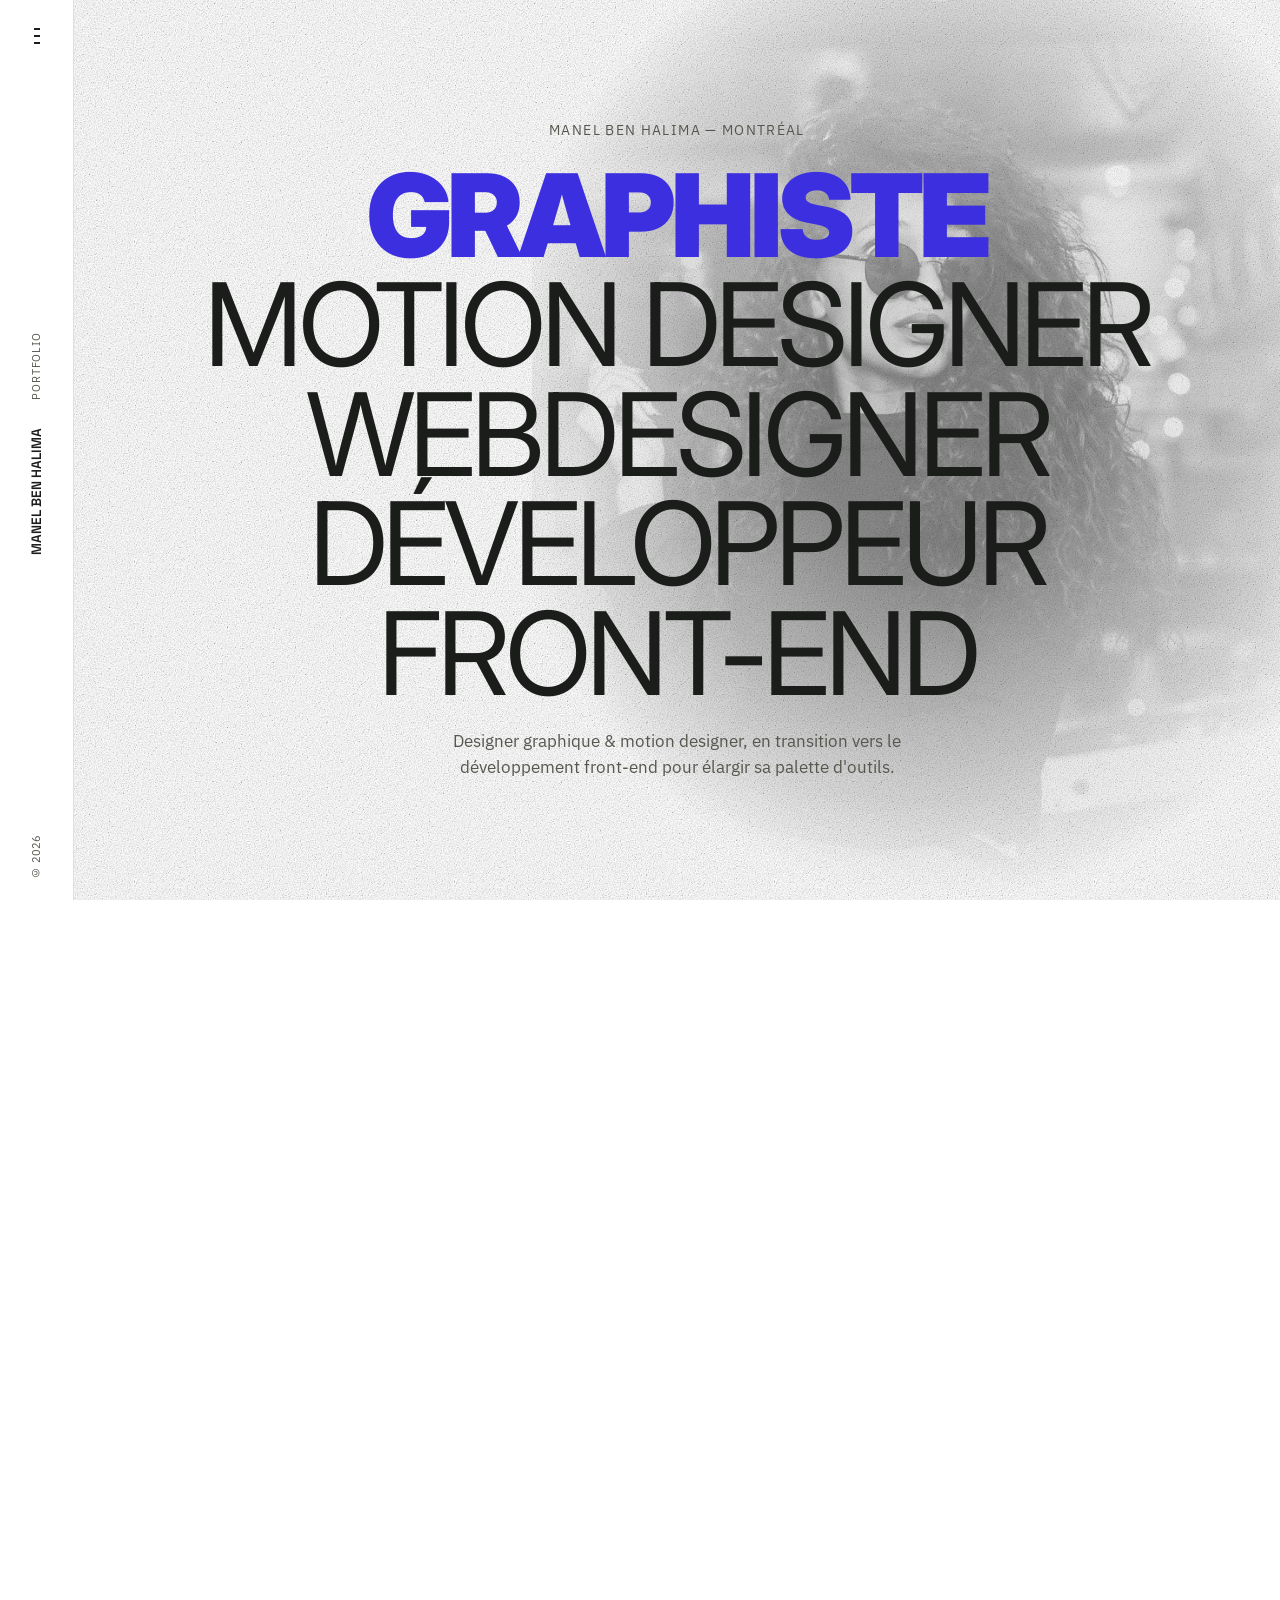
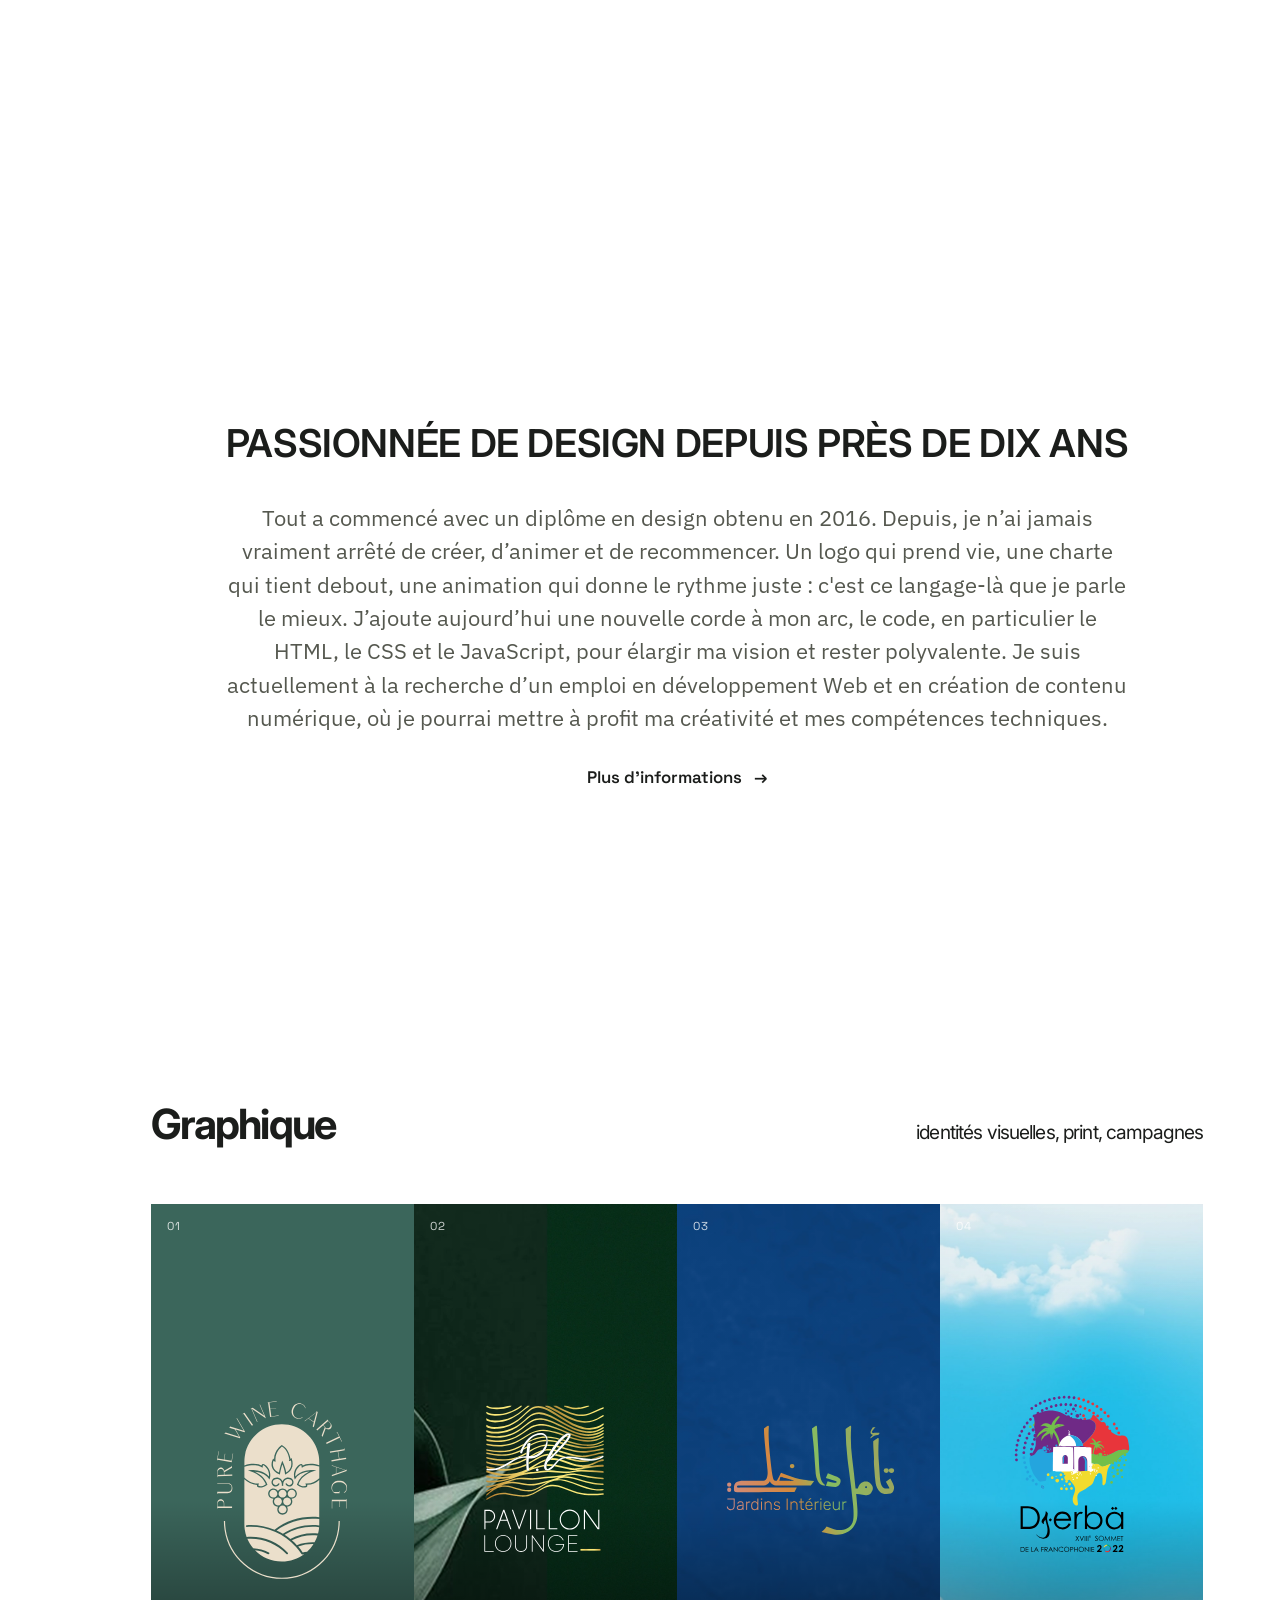
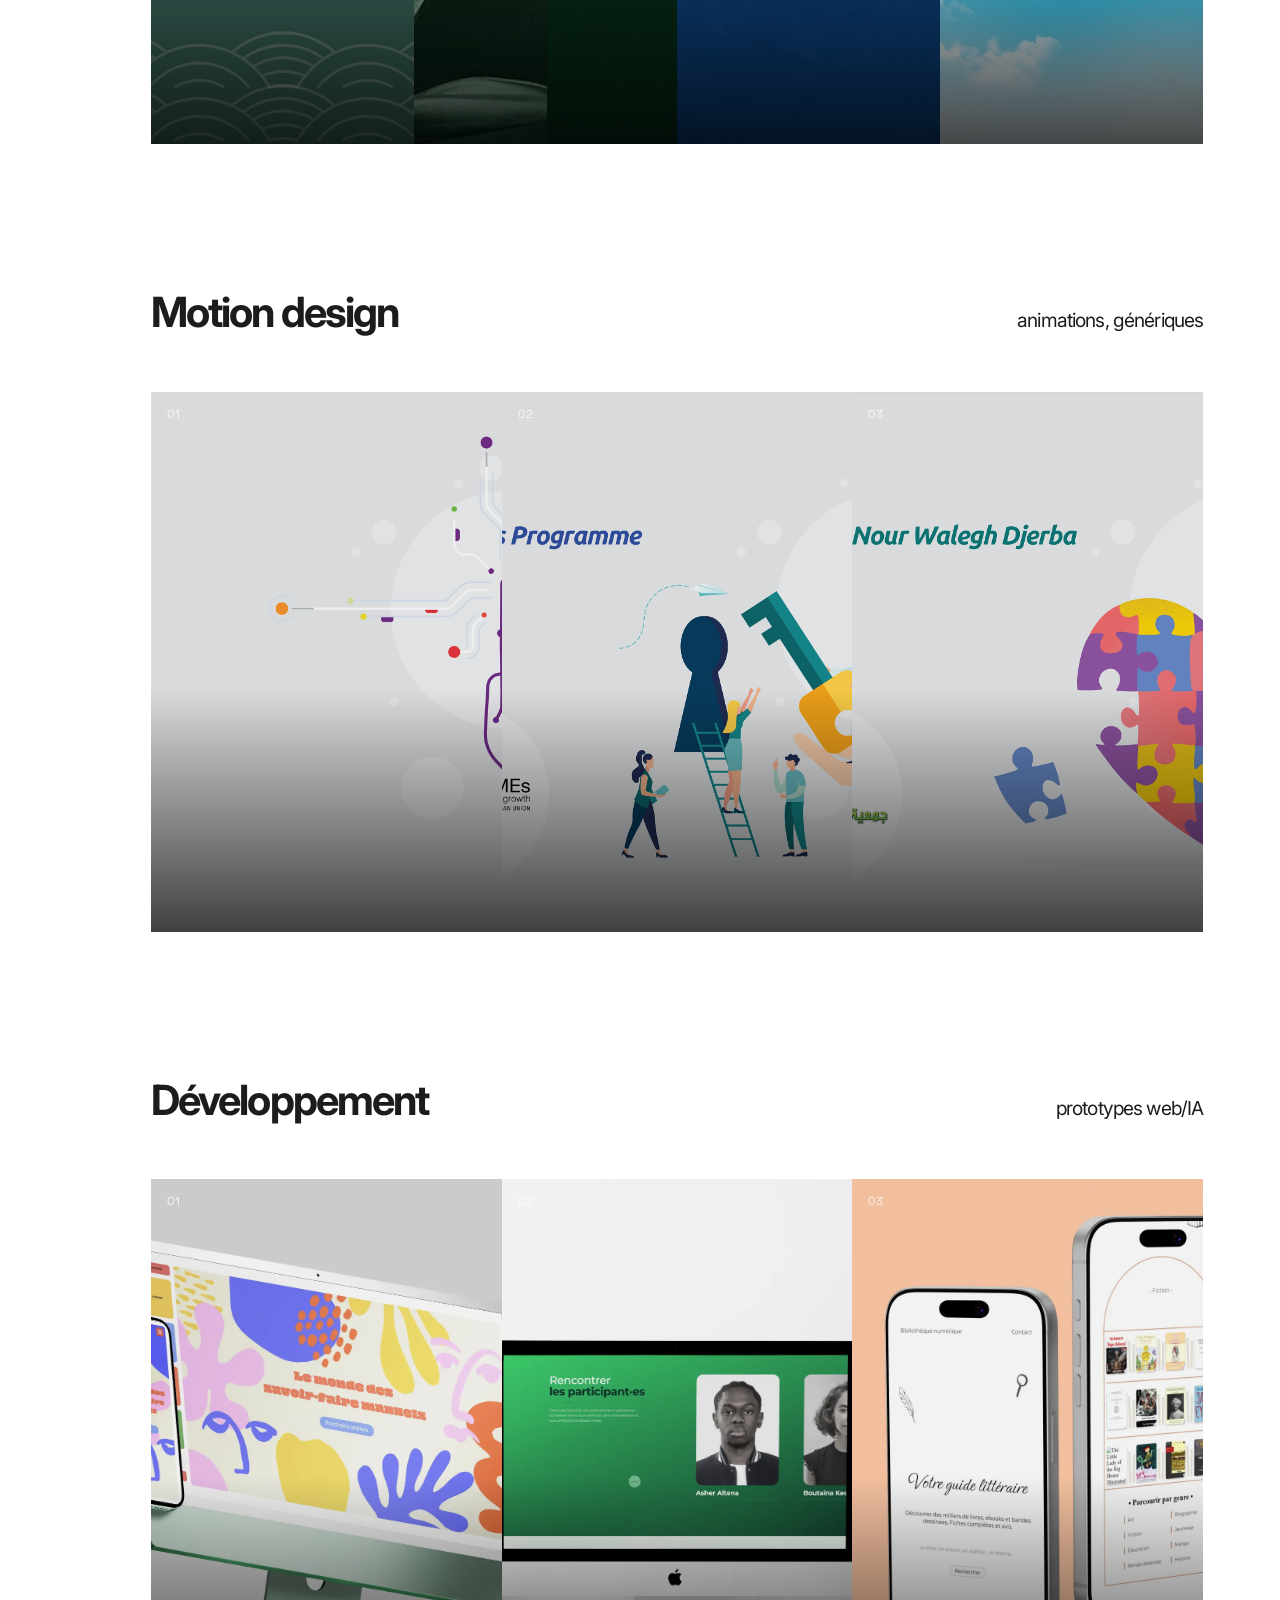
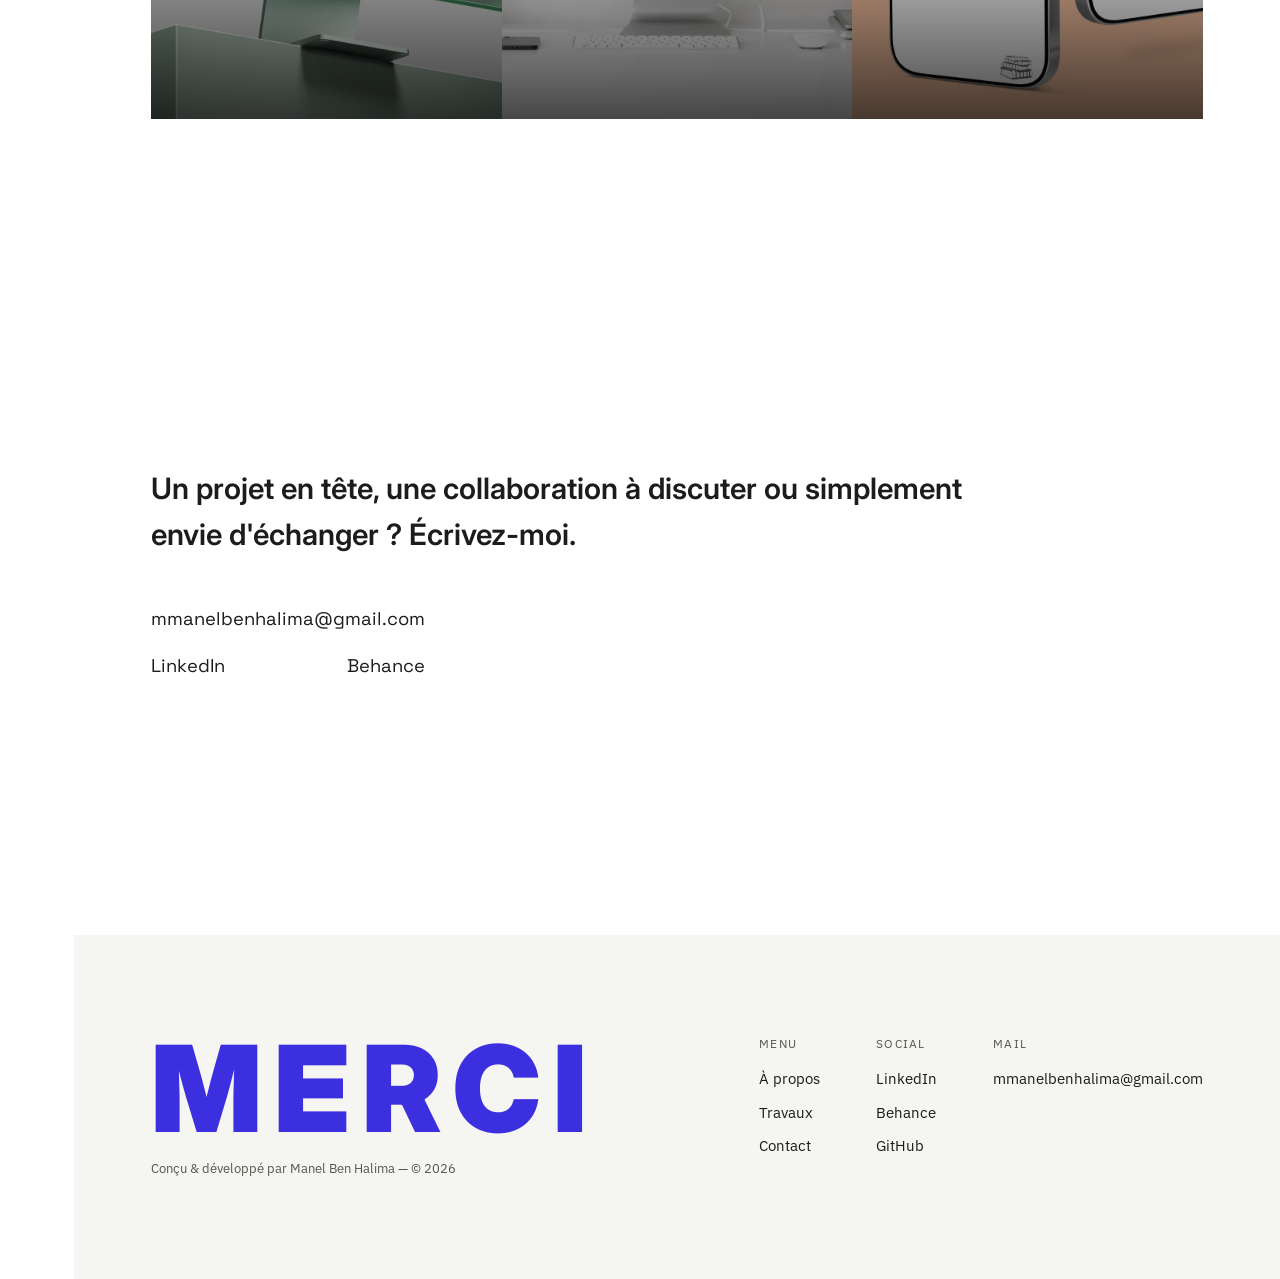
<file: index.html>
<!DOCTYPE html>
<html lang="fr">
<head>
<meta charset="UTF-8">
<meta name="viewport" content="width=device-width, initial-scale=1.0">
<title>Portfolio — Manel Ben Halima</title>
<meta name="description" content="Portfolio de Manel Ben Halima, designer graphique &amp; motion designer basée à Montréal, en transition vers le développement front-end.">

<link rel="preconnect" href="https://fonts.googleapis.com">
<link rel="preconnect" href="https://fonts.gstatic.com" crossorigin>
<link href="https://fonts.googleapis.com/css2?family=IBM+Plex+Sans:wght@400;500;600&family=Space+Grotesk:wght@500;600;700&family=Inter:wght@400..900&family=Hachi+Maru+Pop&display=swap" rel="stylesheet">

<style>
  /* ---------- Design tokens ---------- */
  :root {
    --sidebar-w: 74px;
    --bg: #ffffff;
    --bg-raised: #F5F5F1;
    --ink: #1B1D1B;
    --ink-soft: #55584f;
    --line: rgba(27, 29, 27, 0.14);
    --accent: #3B2FE0;
    --font-display: 'Space Grotesk', 'Helvetica Neue', Arial, sans-serif;
    --font-body: 'IBM Plex Sans', 'Helvetica Neue', Arial, sans-serif;
  }

  * { box-sizing: border-box; }
  html { scroll-behavior: smooth; }
  @media (prefers-reduced-motion: reduce) {
    html { scroll-behavior: auto; }
    * { animation-duration: 0.001ms !important; animation-iteration-count: 1 !important; transition-duration: 0.001ms !important; }
  }

  body {
    margin: 0;
    background: var(--bg);
    color: var(--ink);
    font-family: var(--font-body);
    line-height: 1.55;
    -webkit-font-smoothing: antialiased;
  }

  a { color: inherit; }
  h1, h2, h3 { font-family: var(--font-display); margin: 0; letter-spacing: -0.01em; }
  p { margin: 0; }
  button { font: inherit; color: inherit; }

  :focus-visible { outline: 2px solid var(--accent); outline-offset: 3px; }

  .skip-link {
    position: absolute;
    left: -999px;
    top: 0;
    background: var(--accent);
    color: #fff;
    padding: 10px 16px;
    z-index: 300;
  }
  .skip-link:focus {
    left: var(--sidebar-w);
  }

  /* ---------- Sidebar ---------- */
  .sidebar {
    position: fixed;
    left: 0;
    top: 0;
    bottom: 0;
    width: var(--sidebar-w);
    border-right: 1px solid var(--line);
    background: var(--bg);
    z-index: 50;
    display: flex;
    flex-direction: column;
    align-items: center;
    justify-content: space-between;
    padding: 20px 0;
  }
  .hamburger {
    display: flex;
    flex-direction: column;
    gap: 5px;
    width: 22px;
    background: none;
    border: none;
    cursor: pointer;
    padding: 8px;
  }
  .hamburger span {
    display: block;
    height: 2px;
    width: 100%;
    background: var(--ink);
    transition: transform 0.25s ease, opacity 0.25s ease;
  }
  .hamburger.is-open span:nth-child(1) { transform: translateY(6.5px) rotate(45deg); }
  .hamburger.is-open span:nth-child(2) { opacity: 0; }
  .hamburger.is-open span:nth-child(3) { transform: translateY(-6.5px) rotate(-45deg); }

  .vlabel, .vname, .year {
    writing-mode: vertical-rl;
    transform: rotate(180deg);
    white-space: nowrap;
  }
  .vlabel { font-size: 0.7rem; letter-spacing: 0.08em; color: var(--ink-soft); }
  .vname { font-family: var(--font-display); font-weight: 600; font-size: 0.85rem; }
  .year { font-size: 0.68rem; color: var(--ink-soft); }
  .mid-stack { display: flex; flex-direction: column; align-items: center; gap: 28px; text-decoration: none; }

  /* ---------- Menu overlay ---------- */
  .menu-overlay {
    position: fixed;
    top: 0; right: 0; bottom: 0;
    left: var(--sidebar-w);
    background: var(--ink);
    color: var(--bg);
    z-index: 100;
    display: flex;
    flex-direction: column;
    justify-content: space-between;
    padding: 28px 5vw;
    transform: translateY(-100%);
    transition: transform 0.45s cubic-bezier(.2,.7,.2,1);
  }
  .menu-overlay.is-open { transform: translateY(0); }

  .menu-top { display: flex; justify-content: space-between; align-items: flex-start; }
  .menu-top .brand { font-family: var(--font-display); font-size: 0.85rem; opacity: 0.7; }
  .menu-close { background: none; border: none; color: inherit; font-size: 0.85rem; letter-spacing: 0.08em; cursor: pointer; }

  .menu-nav { display: flex; flex-direction: column; gap: 6px; }
  .menu-link {
    display: flex;
    align-items: baseline;
    gap: 20px;
    text-decoration: none;
    opacity: 0.4;
    font-family: var(--font-display);
    font-weight: 600;
    font-size: clamp(2rem, 8vw, 4.4rem);
    letter-spacing: -0.01em;
    line-height: 1.05;
    transition: opacity 0.2s ease;
  }
  .menu-link .idx { font-size: clamp(0.85rem, 1.6vw, 1.1rem); font-weight: 500; opacity: 0.7; }
  .menu-link:hover, .menu-link:focus-visible, .menu-link.is-active { opacity: 1; }

  .menu-bottom { display: flex; justify-content: space-between; align-items: flex-end; flex-wrap: wrap; gap: 16px; font-size: 0.85rem; }
  .menu-bottom .copy { opacity: 0.6; }
  .socials { display: flex; gap: 20px; }
  .socials a { text-decoration: none; opacity: 0.75; }
  .socials a:hover, .socials a:focus-visible { opacity: 1; }

  /* ---------- Layout ---------- */
  .page { margin-left: var(--sidebar-w); }
  section { padding: 96px 6vw; }
  .section-head { display: flex; align-items: baseline; justify-content: space-between; gap: 24px; margin-bottom: 48px; flex-wrap: wrap; }
  .section-title { font-family: 'Inter'; font-style: normal; font-size: clamp(1.6rem, 3vw, 2.4rem); font-weight: 600; }

  /* ---------- Hero ---------- */
  .hero {
    position: relative;
    height: 200dvh;
    padding: 0;
  }
  .hero-text { display: flex; flex-direction: column; align-items: center; justify-content: center; text-align: center; gap: 20px; min-width: 0; position: sticky; top: 0; height: 100dvh; padding: 6vw; }
  .hero-bg {
    position: absolute;
    top: 0;
    right: 0;
    width: min(62%, 100dvh * 1.1);
    height: 100%;
    object-fit: cover;
    object-position: 50% 30%;
    filter: grayscale(1) contrast(0.9) brightness(1.15);
    opacity: 0.55;
    -webkit-mask-image: radial-gradient(ellipse 60% 55% at 55% 45%, #000 30%, transparent 100%);
    mask-image: radial-gradient(ellipse 60% 55% at 55% 45%, #000 30%, transparent 100%);
    pointer-events: none;
    user-select: none;
    z-index: 0;
  }
  .hero-text > :not(.hero-bg) { position: relative; z-index: 1; }
  .hero-eyebrow { font-size: 0.85rem; letter-spacing: 0.1em; text-transform: uppercase; color: var(--ink-soft); }
  .hero-role {
    font-family: 'Inter', var(--font-display);
    font-size: clamp(2.6rem, 9vw, 7.5rem);
    font-weight: 400;
    line-height: 0.95;
    letter-spacing: -0.045em;
    text-transform: uppercase;
    color: var(--ink);
  }
  .hero-role { text-align: center; }
  .hero-role span { display: block; text-align: center; transition: color 0.3s ease, font-weight 0.3s ease; }
  .hero-role span.is-active { color: var(--accent); font-weight: 900; }
  .hero-sub { max-width: 46ch; font-size: 1.05rem; color: var(--ink-soft); }

  @media (min-width: 820px) {
  }
  @media (max-width: 819px) {
  }

  /* ---------- About ---------- */
  #apropos { min-height: 90vh; display: flex; flex-direction: column; justify-content: center; align-items: center; text-align: center; }
  .about-block { width: fit-content; max-width: 100%; }
  .about-text { width: 0; min-width: 100%; margin: 0; font-size: 1.35rem; color: var(--ink-soft); }
  .about-more {
    display: inline-flex;
    align-items: center;
    gap: 12px;
    margin-top: 28px;
    text-decoration: none;
    font-family: var(--font-display);
    font-weight: 600;
    font-size: 1.05rem;
    padding-bottom: 6px;
    width: fit-content;
    transition: color 0.2s ease, border-color 0.2s ease;
  }
  .about-more .arrow { transition: transform 0.2s ease; }
  .about-more:hover, .about-more:focus-visible { color: var(--accent); border-color: var(--accent); }
  .about-more:hover .arrow, .about-more:focus-visible .arrow { transform: translateX(6px); }

  /* ---------- Travaux ---------- */
  .work-group { margin-bottom: 150px; }
  .work-group:last-child { margin-bottom: 0; }
  /* Titre de groupe au-dessus des cartes : grand titre en gras, sous-titre en petit juste en dessous */
  .work-group-head { margin-bottom: 56px; }
  .work-group-title,
  .work-group-title a {
    display: flex;
    flex-direction: row;
    justify-content: space-between;
    align-items: baseline;
    gap: 6px 24px;
    width: 100%;
  }
  .work-group-name {
    font-family: 'Inter', var(--font-display);
    font-size: 2.6rem;
    font-weight: 700;
    line-height: 0.9;
    letter-spacing: -0.045em;
  }
  .work-group-sub {
    font-family: 'Inter', var(--font-display);
    font-size: 1.2rem;
    font-weight: 400;
    letter-spacing: -0.045em;
    text-align: right;
  }
  .work-group-title a { color: inherit; text-decoration: none; transition: color 0.2s ease; }
  .work-group-title a:hover, .work-group-title a:focus-visible { color: var(--accent); }

  .acc-art--reveal { position: relative; background: #14100e; align-items: center; justify-content: center; }
  .acc-art__photo {
    position: absolute;
    inset: 0;
    background-size: cover;
    background-position: center;
    transform: scale(1);
    transition: transform 400ms ease;
    z-index: 0;
  }
  .acc-panel:hover .acc-art__photo,
  .acc-panel.is-open .acc-art__photo { transform: scale(1.05); }
  .acc-art__content {
    position: relative;
    z-index: 1;
    display: flex;
    flex-direction: column;
    align-items: center;
    gap: 10px;
  }
  .acc-art__logo { width: 250px; height: 250px; display: block; }

  /* ---------- Accordion (groupe A) ---------- */
.accordion {
  display: flex;
  height: min(62vh, 540px);
  min-height: 320px;
  gap: 0;
}
.acc-panel {
  position: relative;
  flex: 1;
  min-width: 56px;
  overflow: hidden;
  cursor: pointer;
  display: block;
  text-decoration: none;
  color: inherit;
  transition: flex 620ms cubic-bezier(.22,.61,.36,1);
}
.accordion:hover .acc-panel { flex: 1; }
.accordion .acc-panel:hover,
.accordion .acc-panel:focus-visible { flex: 3.2; }

.acc-art {
  position: absolute;
  inset: 0;
  width: 100%;
  height: 100%;
  display: flex;
}

.acc-shade {
  position: absolute;
  inset: 0;
  background: linear-gradient(180deg, rgba(0,0,0,0.05) 0%, rgba(0,0,0,0.05) 55%, rgba(0,0,0,0.72) 100%);
  pointer-events: none;
}

.acc-index {
  position: absolute;
  top: 14px;
  left: 16px;
  font-family: var(--font-display);
  font-size: 0.72rem;
  letter-spacing: 0.08em;
  color: rgba(255,255,255,0.8);
  z-index: 2;
}

.acc-label {
  position: absolute;
  left: 18px;
  right: 18px;
  bottom: 16px;
  z-index: 2;
  white-space: nowrap;
}
.acc-title {
  font-family: var(--font-display);
  font-weight: 600;
  font-size: 1.05rem;
  color: #fff;
  margin: 0 0 6px;
  opacity: 0;
  transform: translateY(8px);
  transition: opacity 380ms ease, transform 380ms ease;
}
.acc-caption {
  font-size: 0.8rem;
  line-height: 1.4;
  color: rgba(255,255,255,0.82);
  white-space: normal;
  max-width: 260px;
  margin: 0;
  opacity: 0;
  transform: translateY(6px);
  transition: opacity 380ms ease 60ms, transform 380ms ease 60ms;
}
.acc-panel:focus-visible .acc-title,
.acc-panel:focus-visible .acc-caption,
.acc-panel:hover .acc-title,
.acc-panel:hover .acc-caption,
.acc-panel.is-open .acc-title,
.acc-panel.is-open .acc-caption {
  opacity: 1;
  transform: translateY(0);
}

@media (max-width: 640px) {
  .accordion { flex-direction: column; height: auto; width: 100%; }
  .work-group-name { font-size: 1.8rem; }
  .acc-panel { flex: none !important; width: 100%; min-width: 0; height: 64px; transition: height 550ms cubic-bezier(.22,.61,.36,1); }
  .acc-panel:hover,
  .acc-panel.is-open { height: 280px; }
  .acc-label { white-space: normal; }
  .acc-caption { max-width: 100%; }
}

/* Placeholders "Visuel à ajouter" (groupes B & C, en attendant les vrais visuels) */
.acc-art.placeholder { align-items: center; justify-content: center; }
.placeholder-label {
  font-family: var(--font-display);
  font-weight: 600;
  font-size: 0.65rem;
  letter-spacing: 0.14em;
  text-transform: uppercase;
  color: rgba(255,255,255,0.4);
  white-space: nowrap;
}
.ph-navy { background: linear-gradient(160deg, #16233a 0%, #060a12 100%); }
.ph-violet { background: linear-gradient(160deg, #2a1f3d 0%, #120d1c 100%); }
.ph-anthracite { background: linear-gradient(160deg, #2c2e30 0%, #16171a 100%); }

  /* ---------- Contact ---------- */
  #contact { min-height: 80dvh; display: flex; flex-direction: column; justify-content: center; }
  .contact-grid { display: flex; flex-wrap: wrap; gap: 48px; justify-content: space-between; }
  .contact-text { max-width: 46ch; font-family: 'Inter'; font-style: normal; font-size: clamp(1.3rem, 2.3vw, 1.9rem); font-weight: 600; }
  .contact-links { display: flex; flex-direction: column; gap: 14px; font-family: var(--font-display); font-size: 1.15rem; }
  .contact-links-row { display: flex; justify-content: space-between; gap: 28px; flex-wrap: wrap; }
  .contact-links a { text-decoration: none; padding-bottom: 4px; width: fit-content; }
  .contact-links a:hover, .contact-links a:focus-visible { border-color: var(--accent); color: var(--accent); }

  /* ---------- Footer ---------- */
  .site-footer { background: var(--bg-raised); display: flex; flex-direction: column; justify-content: space-between; padding: 100px 6vw; border-bottom: none; }
  .footer-top { display: flex; justify-content: space-between; align-items: flex-start; gap: 32px; flex-wrap: wrap; }
  .footer-cols { display: flex; gap: 56px; flex-wrap: wrap; }
  .footer-col { display: flex; flex-direction: column; gap: 10px; }
  .col-label { font-size: 0.72rem; letter-spacing: 0.1em; text-transform: uppercase; color: var(--ink-soft); margin-bottom: 4px; }
  .footer-col a { text-decoration: none; font-size: 0.95rem; }
  .footer-col a:hover, .footer-col a:focus-visible { color: var(--accent); }
  .footer-credit { font-size: 0.8rem; color: var(--ink-soft); text-align: left; margin-top: 16px; }
  .footer-giant {
    font-family: 'Inter', var(--font-display);
    font-weight: 900;
    font-size: clamp(2.2rem, 10vw, 7.5rem);
    line-height: 0.9;
    letter-spacing: 0.1em;
    text-transform: uppercase;
    color: var(--accent);
    margin: 0;
    white-space: nowrap;
  }

  @media (max-width: 640px) {
    section { padding: 64px 6vw; }
  }
</style>
<link rel="stylesheet" href="tv-noise.css">
</head>
<body>
  <a class="skip-link" href="#main">Aller au contenu</a>

  <aside class="sidebar">
    <button class="hamburger" id="menuToggle" aria-label="Ouvrir le menu" aria-expanded="false" aria-controls="menuOverlay">
      <span></span><span></span><span></span>
    </button>
    <a class="mid-stack" href="#accueil" aria-label="Retour à l'accueil">
      <span class="vlabel">PORTFOLIO</span>
      <span class="vname">MANEL BEN HALIMA</span>
    </a>
    <span class="year">© 2026</span>
  </aside>

  <nav class="menu-overlay" id="menuOverlay" aria-hidden="true">
    <div class="menu-top">
      <span class="brand">Manel Ben Halima</span>
      <button class="menu-close" id="menuClose">FERMER</button>
    </div>
    <div class="menu-nav">
      <a href="#apropos" class="menu-link" data-section="apropos"><span class="idx">01</span>À propos</a>
      <a href="#travaux" class="menu-link" data-section="travaux"><span class="idx">02</span>Travaux</a>
      <a href="#contact" class="menu-link" data-section="contact"><span class="idx">03</span>Contact</a>
    </div>
    <div class="menu-bottom">
      <span class="copy">Basée à Montréal</span>
      <div class="socials">
        <a href="https://www.linkedin.com/in/manel-ben-halima" target="_blank" rel="noopener">LinkedIn</a>
        <a href="https://www.behance.net/mmanelben" target="_blank" rel="noopener">Behance</a>
      </div>
    </div>
  </nav>

  <main class="page" id="main">

    <section class="hero" id="accueil">
      <div class="hero-text">
        <img class="hero-bg" src="images/Manel1.jpg" alt="Portrait de Manel Ben Halima avec des lunettes rondes" width="1365" height="1365" fetchpriority="high">
        <span class="hero-eyebrow">Manel Ben Halima — Montréal</span>
        <h1 class="hero-role" id="heroRole"><span>Graphiste</span> <span>Motion designer</span> <span>Webdesigner</span> <span>Développeur</span> <span>Front-end</span></h1>
        <p class="hero-sub">Designer graphique &amp; motion designer, en transition vers le développement front-end pour élargir sa palette d'outils.</p>
      </div>
    </section>

    <section id="apropos">
      <div class="about-block">
      <h2 class="section-title" style="margin-bottom: 28px; text-transform: uppercase;">Passionnée de design depuis près de dix ans</h2>
      <p class="about-text">Tout a commencé avec un diplôme en design obtenu en 2016. Depuis, je n’ai jamais vraiment arrêté de créer, d’animer et de recommencer. Un logo qui prend vie, une charte qui tient debout, une animation qui donne le rythme juste : c'est ce langage-là que je parle le mieux. J’ajoute aujourd’hui une nouvelle corde à mon arc, le code, en particulier le HTML, le CSS et le JavaScript, pour élargir ma vision et rester polyvalente. Je suis actuellement à la recherche d’un emploi en développement Web et en création de contenu numérique, où je pourrai mettre à profit ma créativité et mes compétences techniques.</p>
      </div>
      <a class="about-more" href="apropos.html">
        <span>Plus d'informations</span>
        <span class="arrow" aria-hidden="true">→</span>
      </a>
    </section>

    <section id="travaux">

      <div class="work-group">
  <div class="work-group-head">
    <h3 class="work-group-title"><a href="graphique-portfolio-final.html"><span class="work-group-name">Graphique</span><span class="work-group-sub">identités visuelles, print, campagnes</span></a></h3>
  </div>

  <div class="accordion" id="accGraphique">

    <a href="graphique-portfolio-final.html#project-0" class="acc-panel" data-project="01">
      <div class="acc-art acc-art--reveal">
        <div class="acc-art__photo" style="background-image: url('images/couverture-G-1.webp');"></div>
        <div class="acc-art__content">
          <img src="images/logo-pure-wine.svg" alt="Pure Wine" class="acc-art__logo" loading="lazy">
        </div>
      </div>
      <div class="acc-shade"></div>
      <span class="acc-index">01</span>
      <div class="acc-label">
        <h4 class="acc-title">Pure Wine</h4>
        <p class="acc-caption">Identité de marque et univers visuel pour une cave à vin nature</p>
      </div>
    </a>

    <a href="graphique-portfolio-final.html#project-1" class="acc-panel" data-project="02">
      <div class="acc-art acc-art--reveal">
        <div class="acc-art__photo" style="background-image: url('images/couverture-G-2.webp');"></div>
        <div class="acc-art__content">
          <img src="images/logo-Pavillon.svg" alt="Pavillon" class="acc-art__logo" loading="lazy">
        </div>
      </div>
      <div class="acc-shade"></div>
      <span class="acc-index">02</span>
      <div class="acc-label">
        <h4 class="acc-title">Pavillon</h4>
        <p class="acc-caption">Identité visuelle et signalétique pour un pavillon d'exposition</p>
      </div>
    </a>

    <a href="graphique-portfolio-final.html#project-2" class="acc-panel" data-project="03">
      <div class="acc-art acc-art--reveal">
        <div class="acc-art__photo" style="background-image: url('images/image-de-fond-jardin-interieur.webp');"></div>
        <div class="acc-art__content">
          <img src="images/logo-jardins-inter.svg" alt="Jardins Intérieurs" class="acc-art__logo" loading="lazy">
        </div>
      </div>
      <div class="acc-shade"></div>
      <span class="acc-index">03</span>
      <div class="acc-label">
        <h4 class="acc-title">Jardins Intérieurs</h4>
        <p class="acc-caption">Identité visuelle pour un concept-store végétal</p>
      </div>
    </a>
    <a href="graphique-portfolio-final.html#project-3" class="acc-panel" data-project="04">
      <div class="acc-art acc-art--reveal">
        <div class="acc-art__photo" style="background-image: url('images/image-de-fond-sommet.webp');"></div>
        <div class="acc-art__content">
          <img src="images/logo-sommet.svg" alt="Sommet" class="acc-art__logo" loading="lazy">
        </div>
      </div>
      <div class="acc-shade"></div>
      <span class="acc-index">04</span>
      <div class="acc-label">
        <h4 class="acc-title">Sommet</h4>
        <p class="acc-caption">Identité de marque pour une expédition en haute montagne</p>
      </div>
    </a>

  </div>
</div>

      <div class="work-group">
        <div class="work-group-head">
          <h3 class="work-group-title"><span class="work-group-name">Motion design</span><span class="work-group-sub">animations, génériques</span></h3>
        </div>

        <div class="accordion" id="accMotion">

          <a href="motion.html#djerba" class="acc-panel" data-project="motion-01">
            <div class="acc-art acc-art--reveal">
              <div class="acc-art__photo" style="background-image: url('images/motion-image-de-fond-sommet.webp');"></div>
              <div class="acc-art__content">
                <!-- logo à venir -->
              </div>
            </div>
            <div class="acc-shade"></div>
            <span class="acc-index">01</span>
            <div class="acc-label">
              <h4 class="acc-title">Sommet</h4>
              <p class="acc-caption">Générique animé et déclinaisons motion de l'identité</p>
            </div>
          </a>

          <a href="motion.html#med" class="acc-panel" data-project="motion-02">
            <div class="acc-art acc-art--reveal">
              <div class="acc-art__photo" style="background-image: url('images/motion-image-de-fond-med.webp');"></div>
              <div class="acc-art__content">
                <!-- logo à venir -->
              </div>
            </div>
            <div class="acc-shade"></div>
            <span class="acc-index">02</span>
            <div class="acc-label">
              <h4 class="acc-title">Med</h4>
              <p class="acc-caption">Déclinaison animée d'un logo de marque</p>
            </div>
          </a>

          <a href="motion.html#association" class="acc-panel" data-project="motion-03">
            <div class="acc-art acc-art--reveal">
              <div class="acc-art__photo" style="background-image: url('images/motion-image-de-fond-association.webp');"></div>
              <div class="acc-art__content">
                <!-- logo à venir -->
              </div>
            </div>
            <div class="acc-shade"></div>
            <span class="acc-index">03</span>
            <div class="acc-label">
              <h4 class="acc-title">Association</h4>
              <p class="acc-caption">Format vertical court pour les réseaux sociaux</p>
            </div>
          </a>

        </div>
      </div>

      <div class="work-group" id="developpement">
        <div class="work-group-head">
          <h3 class="work-group-title"><span class="work-group-name">Développement</span><span class="work-group-sub">prototypes web/IA</span></h3>
        </div>

        <div class="accordion" id="accDev">

          <a href="projet-dev.html?projet=1" class="acc-panel" aria-label="Voir le projet Les Affûtés">
            <div class="acc-art" role="img" aria-label="Prototype web — Les Affûtés" style="background: #060a12 url('images/iMac-and-iPhone-Pro-lesAffutes-Mockup.webp') center / cover no-repeat;"></div>
            <div class="acc-shade"></div>
            <span class="acc-index">01</span>
            <div class="acc-label">
              <h4 class="acc-title">Prototype web</h4>
              <p class="acc-caption">Landing page interactive avec micro-animations</p>
            </div>
          </a>

          <a href="projet-dev.html?projet=2" class="acc-panel" aria-label="Voir le projet GoSec">
            <div class="acc-art" role="img" aria-label="Expérimentation IA — GoSec" style="background: #120d1c url('images/iMac-GoSec-Mockup.webp') center / cover no-repeat;"></div>
            <div class="acc-shade"></div>
            <span class="acc-index">02</span>
            <div class="acc-label">
              <h4 class="acc-title">Expérimentation IA</h4>
              <p class="acc-caption">Outil génératif appliqué à un besoin créatif</p>
            </div>
          </a>

          <a href="projet-dev.html?projet=3" class="acc-panel" aria-label="Voir le projet Biblio">
            <div class="acc-art" role="img" aria-label="Portfolio v2 — Biblio" style="background: #16171a url('images/biblio-smartphone-screen-mockup-17.webp') center / cover no-repeat;"></div>
            <div class="acc-shade"></div>
            <span class="acc-index">03</span>
            <div class="acc-label">
              <h4 class="acc-title">Portfolio v2</h4>
              <p class="acc-caption">Ce site même, conçu et codé de zéro</p>
            </div>
          </a>

        </div>
      </div>
    </section>

    <section id="contact">
      <div class="contact-grid">
        <p class="contact-text">Un projet en tête, une collaboration à discuter ou simplement envie d'échanger ? Écrivez-moi.</p>
        <div class="contact-links">
          <a href="mailto:mmanelbenhalima@gmail.com">mmanelbenhalima@gmail.com</a>
          <div class="contact-links-row">
            <a href="https://www.linkedin.com/in/manel-ben-halima" target="_blank" rel="noopener">LinkedIn</a>
            <a href="https://www.behance.net/mmanelben" target="_blank" rel="noopener">Behance</a>
          </div>
        </div>
      </div>
    </section>

    <footer class="site-footer">
      <div class="footer-head">
        <div class="footer-top">
          <div class="footer-brand">
            <div class="footer-giant">MERCI</div>
            <div class="footer-credit">Conçu &amp; développé par Manel Ben Halima — © 2026</div>
          </div>
          <div class="footer-cols">
            <div class="footer-col">
              <span class="col-label">Menu</span>
              <a href="#apropos">À propos</a>
              <a href="#travaux">Travaux</a>
              <a href="#contact">Contact</a>
            </div>
            <div class="footer-col">
              <span class="col-label">Social</span>
              <a href="https://www.linkedin.com/in/manel-ben-halima" target="_blank" rel="noopener">LinkedIn</a>
              <a href="https://www.behance.net/mmanelben" target="_blank" rel="noopener">Behance</a>
              <a href="https://github.com/ManelBenH" target="_blank" rel="noopener">GitHub</a>
            </div>
            <div class="footer-col">
              <span class="col-label">Mail</span>
              <a href="mailto:mmanelbenhalima@gmail.com">mmanelbenhalima@gmail.com</a>
            </div>
          </div>
        </div>
      </div>
    </footer>

  </main>

<script>
  (function () {
    var toggle = document.getElementById('menuToggle');
    var closeBtn = document.getElementById('menuClose');
    var overlay = document.getElementById('menuOverlay');
    var links = overlay.querySelectorAll('.menu-link');

    function openMenu() {
      overlay.classList.add('is-open');
      toggle.classList.add('is-open');
      toggle.setAttribute('aria-expanded', 'true');
      overlay.setAttribute('aria-hidden', 'false');
    }
    function closeMenu() {
      overlay.classList.remove('is-open');
      toggle.classList.remove('is-open');
      toggle.setAttribute('aria-expanded', 'false');
      overlay.setAttribute('aria-hidden', 'true');
    }
    toggle.addEventListener('click', function () {
      overlay.classList.contains('is-open') ? closeMenu() : openMenu();
    });
    closeBtn.addEventListener('click', closeMenu);
    links.forEach(function (link) {
      link.addEventListener('click', closeMenu);
    });

    var sections = Array.prototype.map.call(links, function (link) {
      return document.getElementById(link.dataset.section);
    });
    if ('IntersectionObserver' in window) {
      var observer = new IntersectionObserver(function (entries) {
        entries.forEach(function (entry) {
          if (!entry.isIntersecting) return;
          links.forEach(function (link) {
            link.classList.toggle('is-active', link.dataset.section === entry.target.id);
          });
        });
      }, { rootMargin: '-40% 0px -55% 0px' });
      sections.forEach(function (section) {
        if (section) observer.observe(section);
      });
    }
  })();

  (function () {
    var hero = document.getElementById('accueil');
    var lines = document.querySelectorAll('#heroRole span');
    if (!hero || !lines.length) return;
    var ticking = false;
    function update() {
      ticking = false;
      var span = hero.offsetHeight - window.innerHeight;
      var p = span > 0 ? Math.min(1, Math.max(0, -hero.getBoundingClientRect().top / span)) : 0;
      var idx = Math.min(lines.length - 1, Math.floor(p * lines.length));
      lines.forEach(function (l, n) { l.classList.toggle('is-active', n === idx); });
    }
    window.addEventListener('scroll', function () {
      if (!ticking) { ticking = true; requestAnimationFrame(update); }
    }, { passive: true });
    window.addEventListener('resize', update);
    update();
  })();

  (function () {
    var isTouch = window.matchMedia('(hover: none)').matches;
    if (!isTouch) return;
    document.querySelectorAll('.accordion').forEach(function (wrap) {
      var panels = wrap.querySelectorAll('.acc-panel');
      panels.forEach(function (p) {
        p.addEventListener('click', function (e) {
          var wasOpen = p.classList.contains('is-open');
          if (p.tagName === 'A' && !wasOpen) { e.preventDefault(); }
          panels.forEach(function (other) { if (other !== p) other.classList.remove('is-open'); });
          p.classList.toggle('is-open');
        });
      });
    });
  })();

</script>
<script src="tv-noise.js"></script>
</body>
</html>
</file>
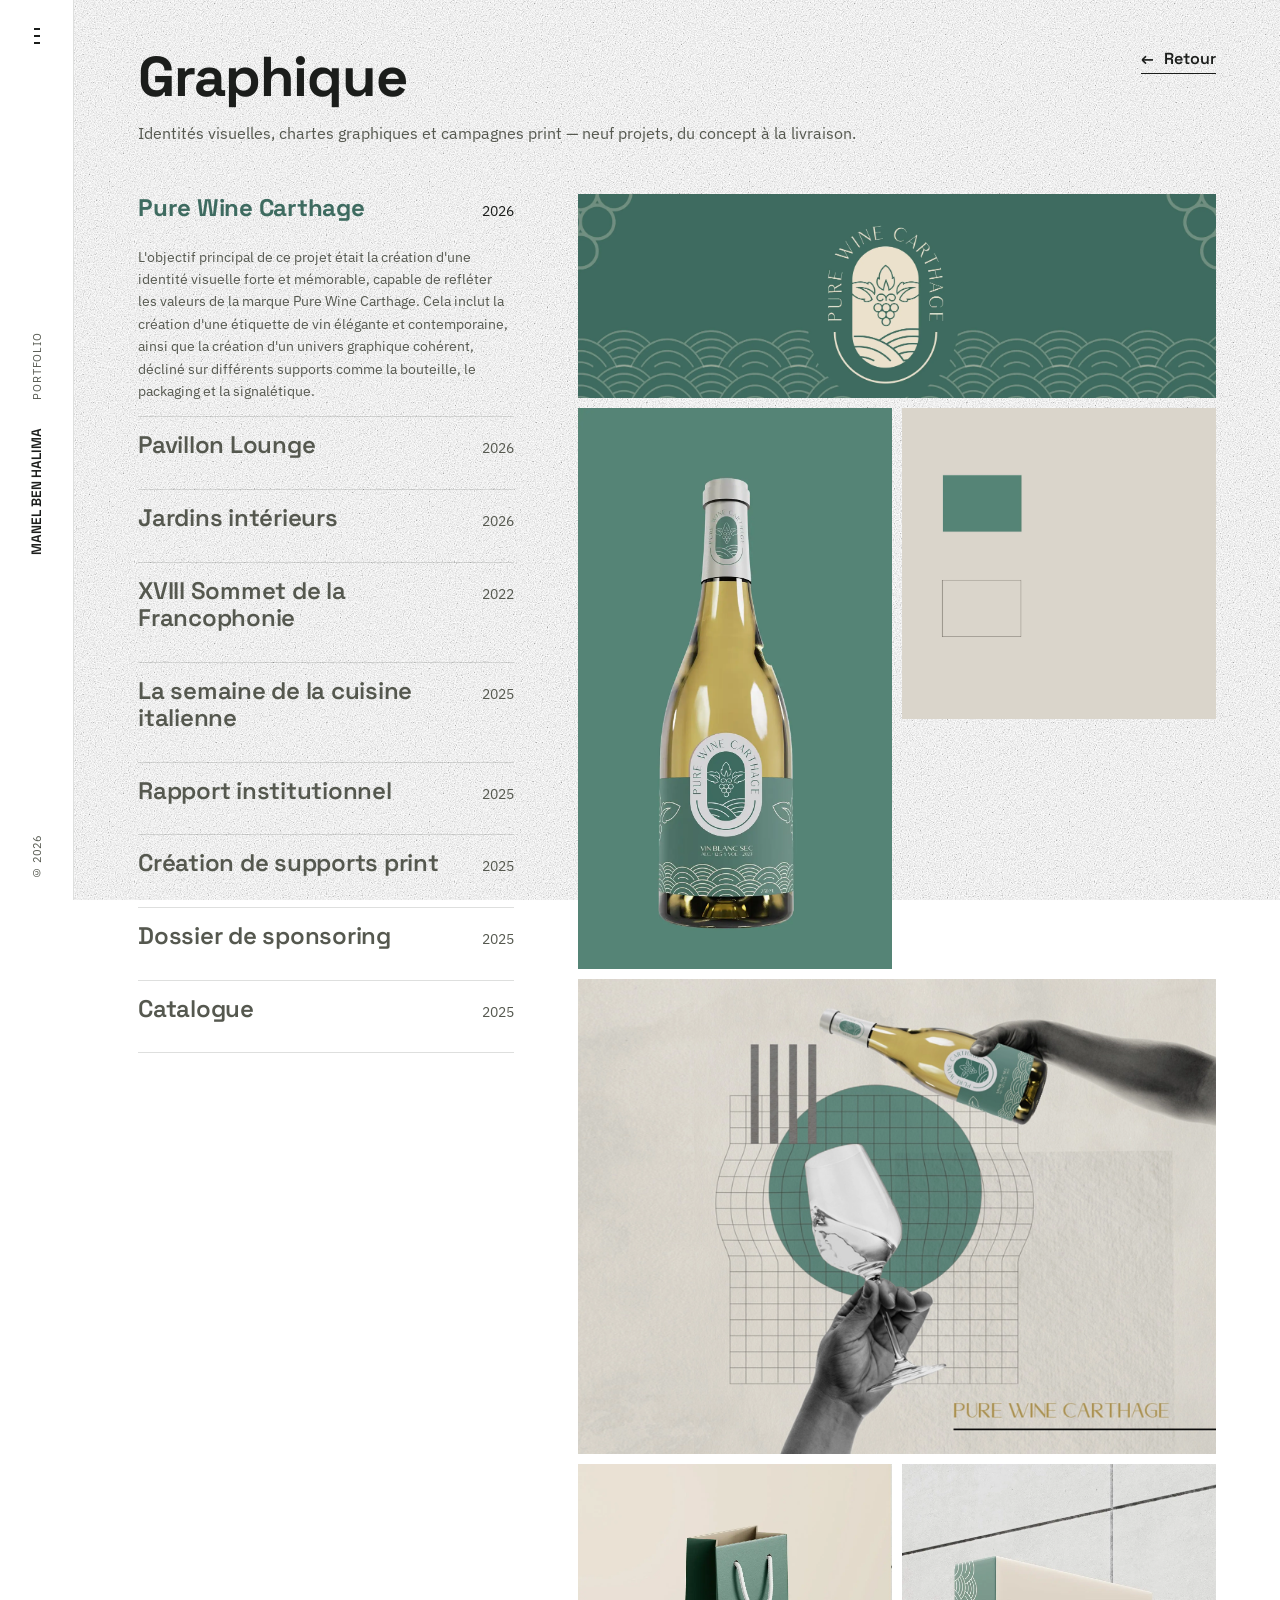
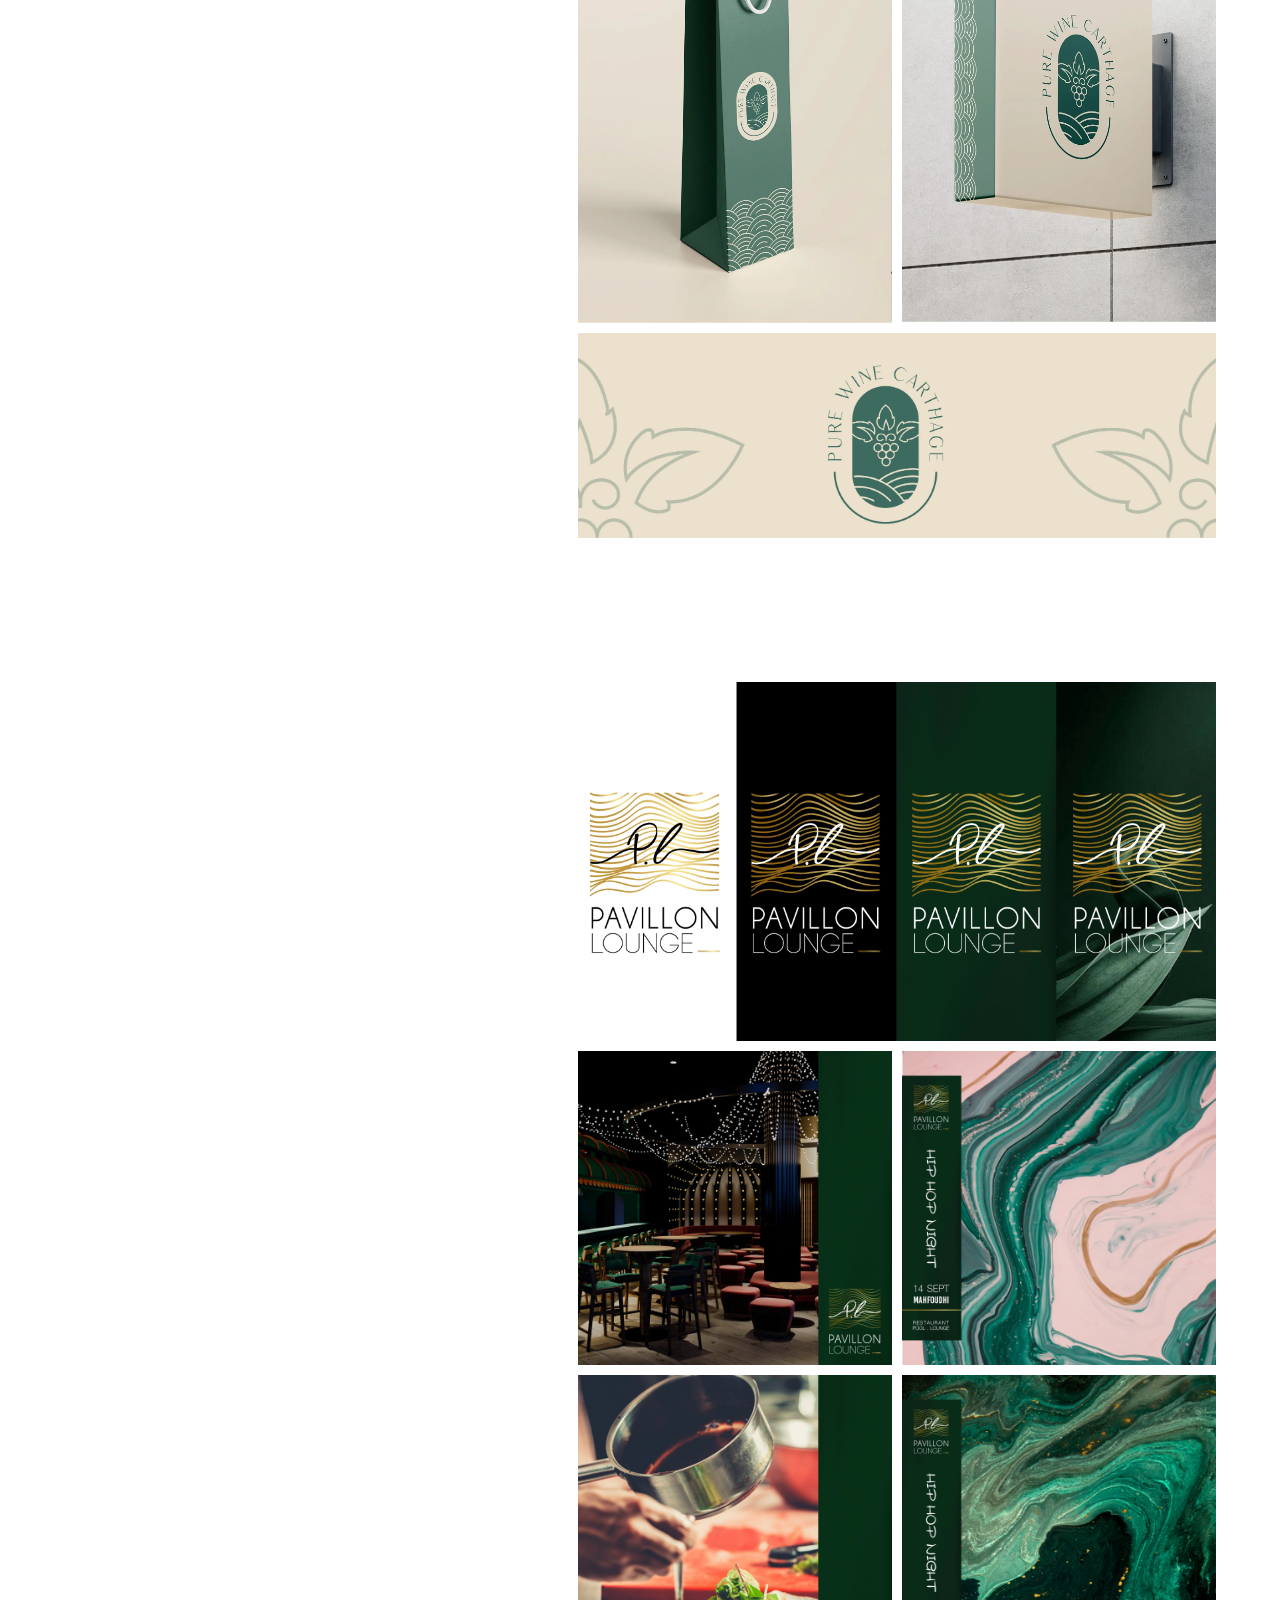
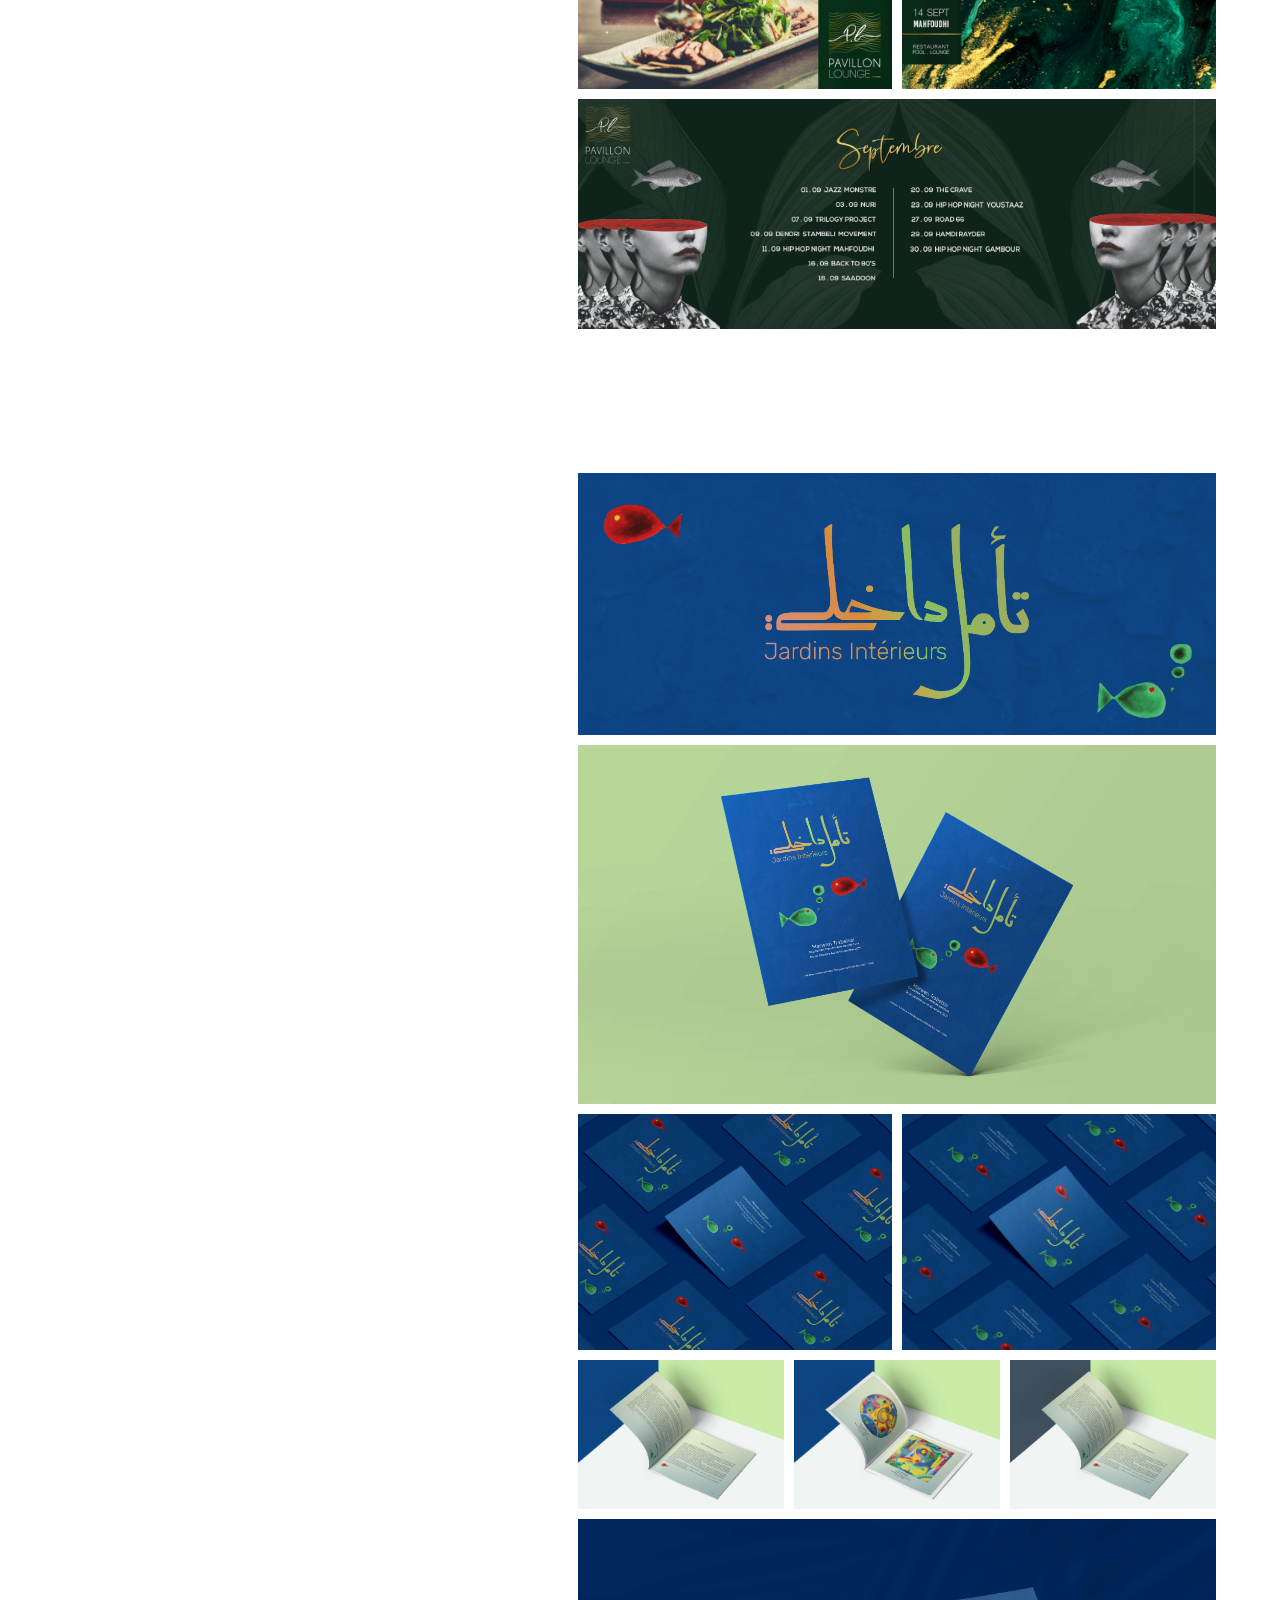
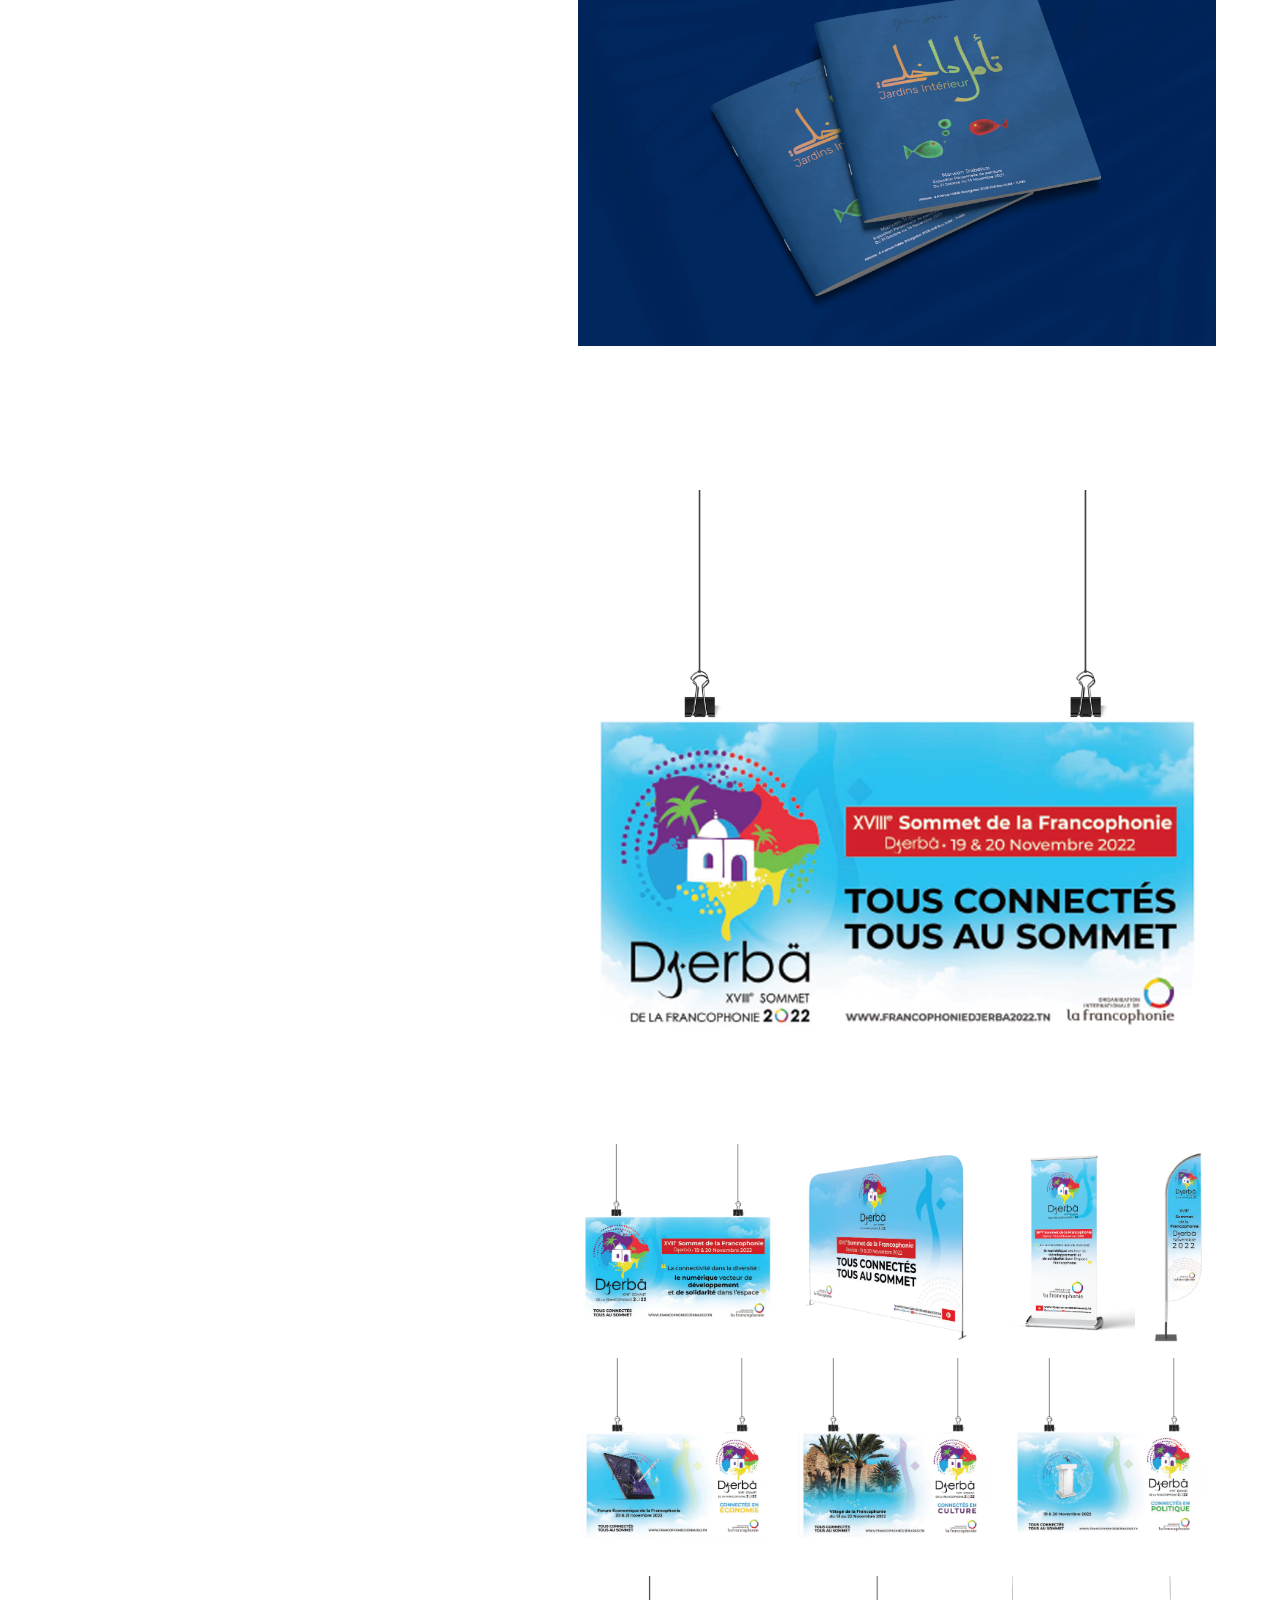
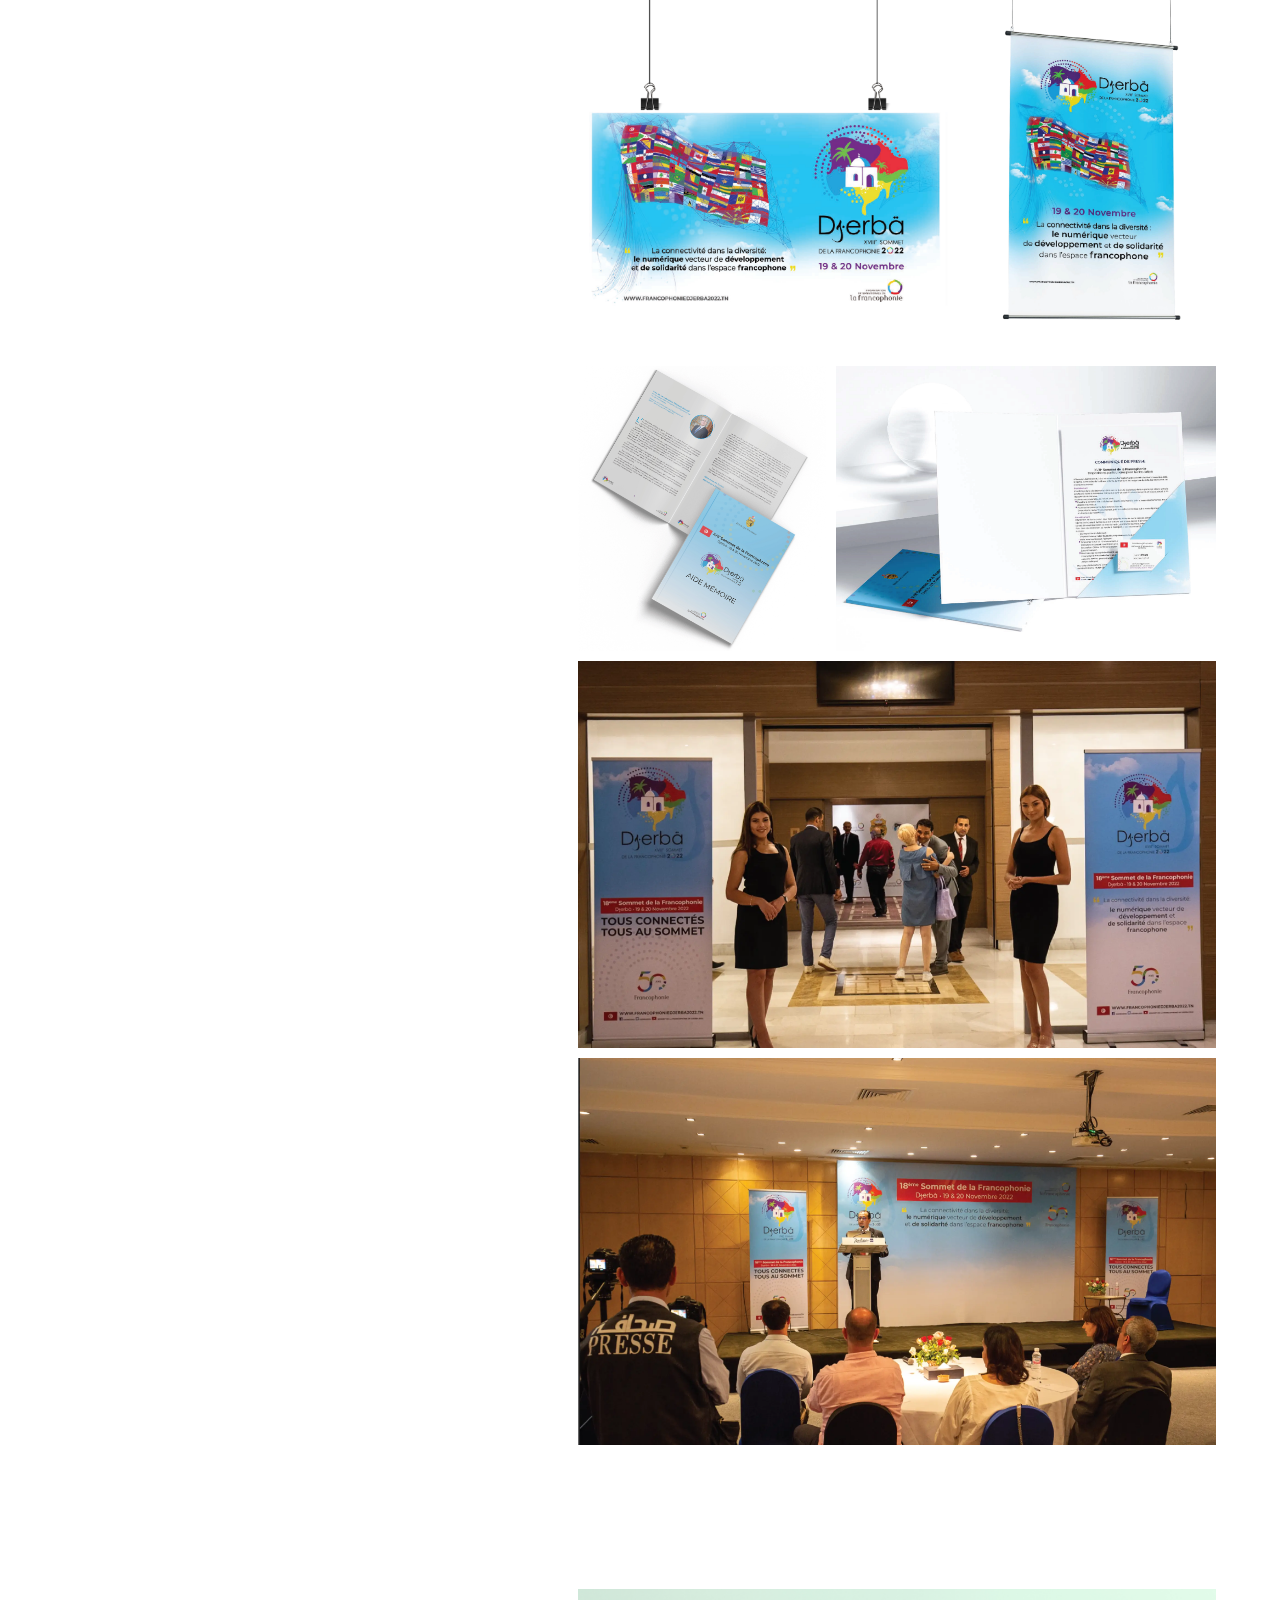
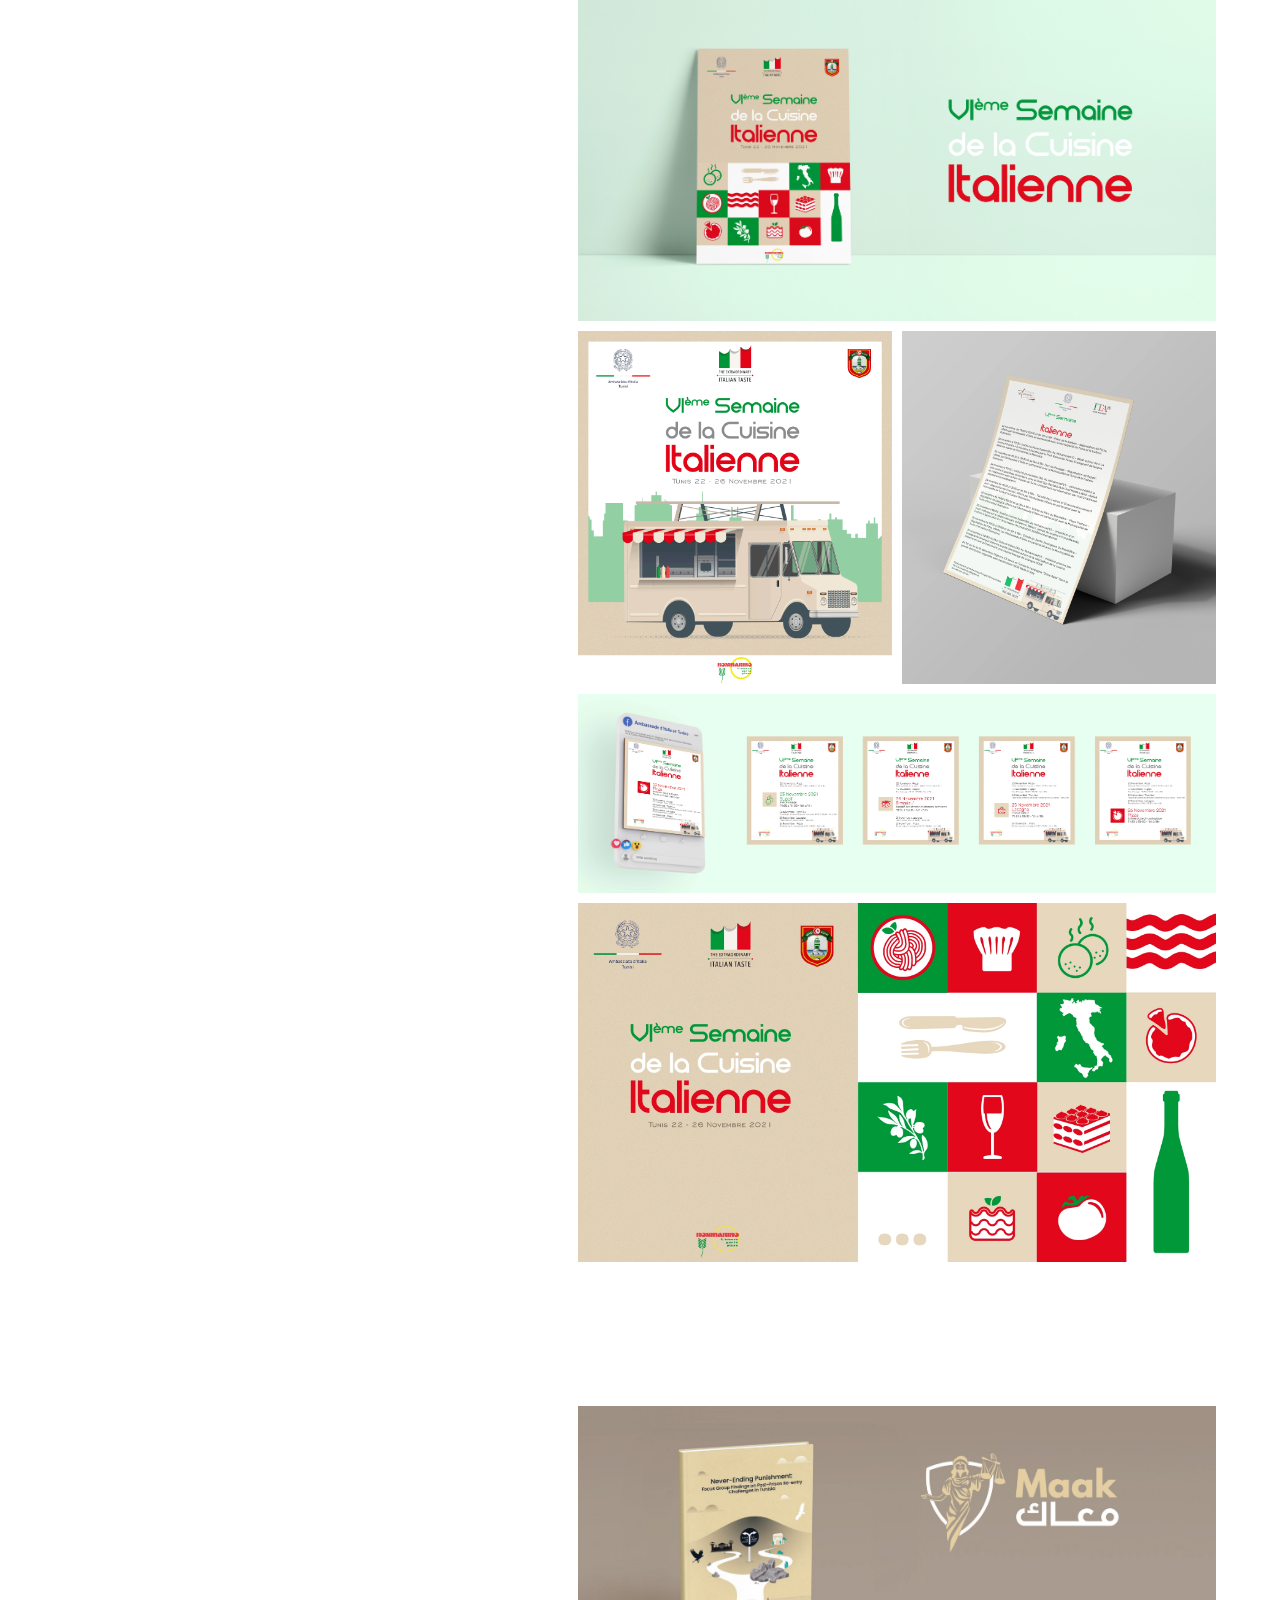
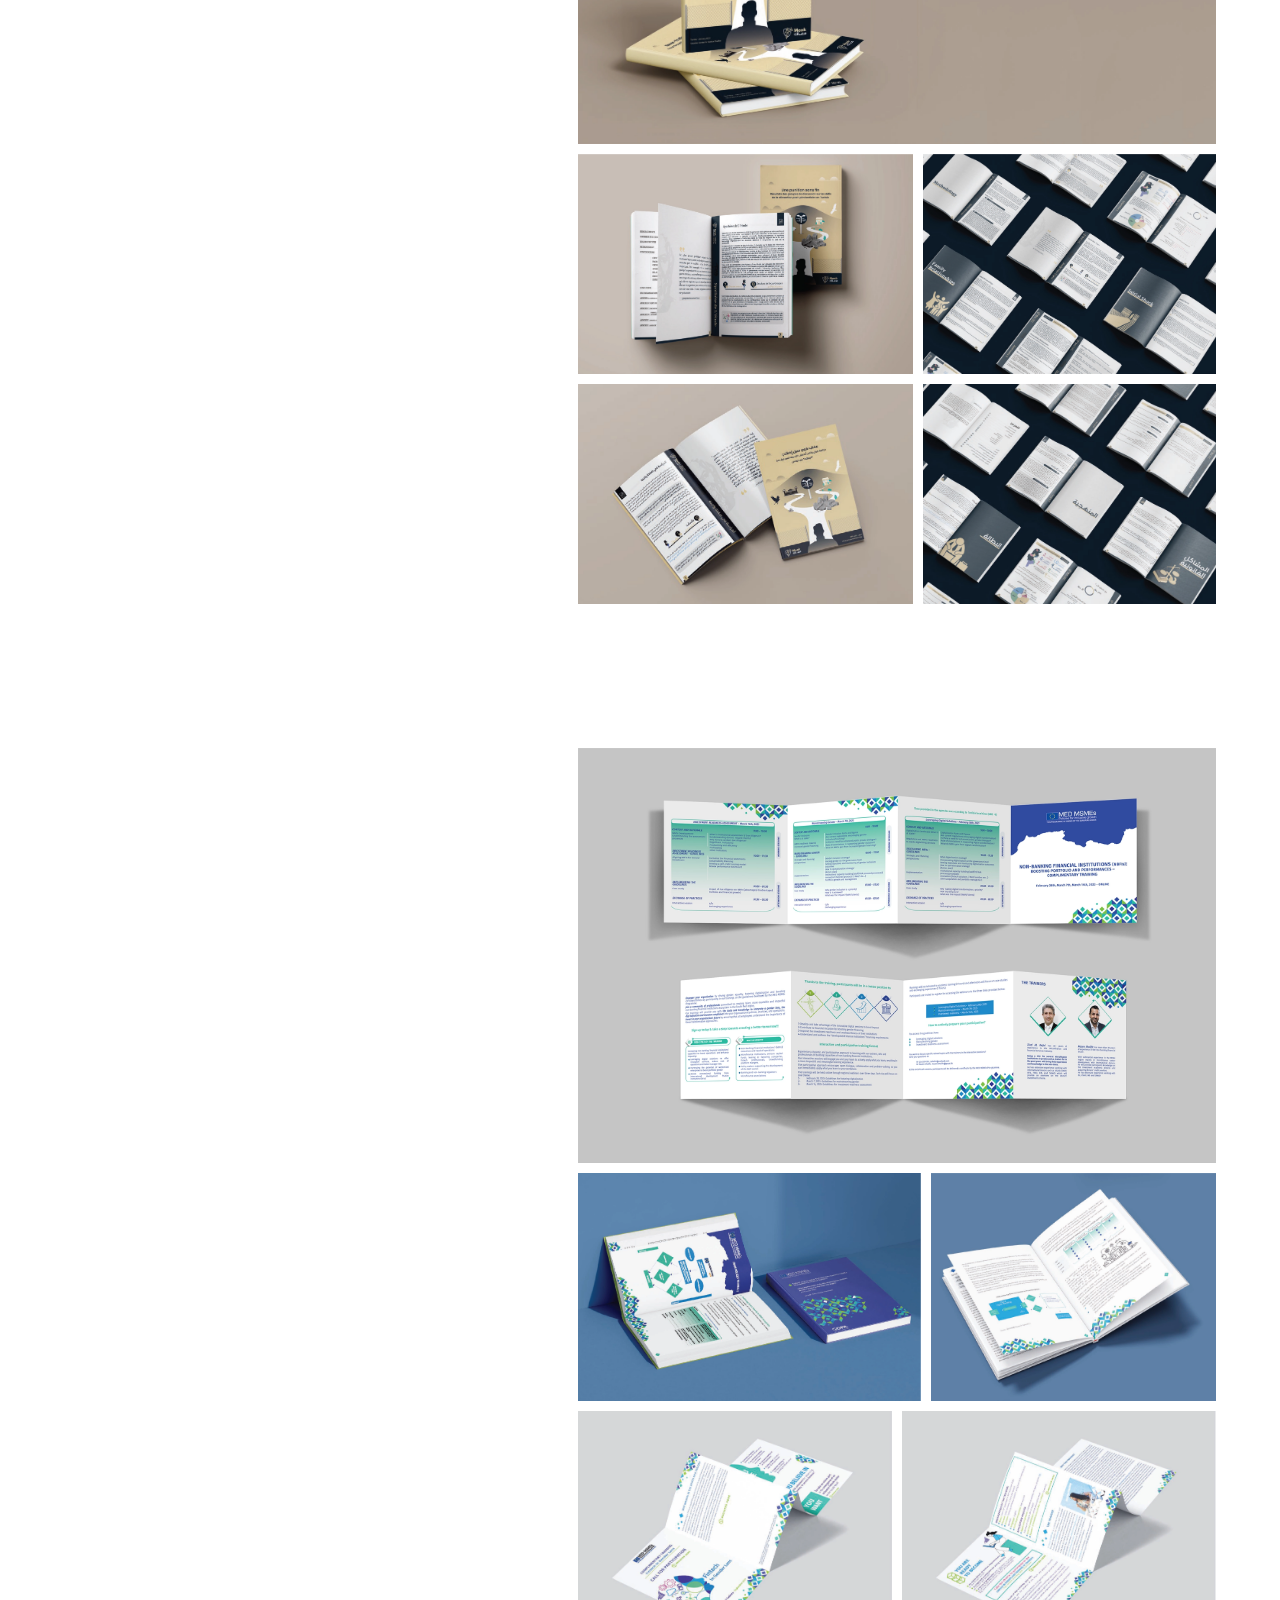
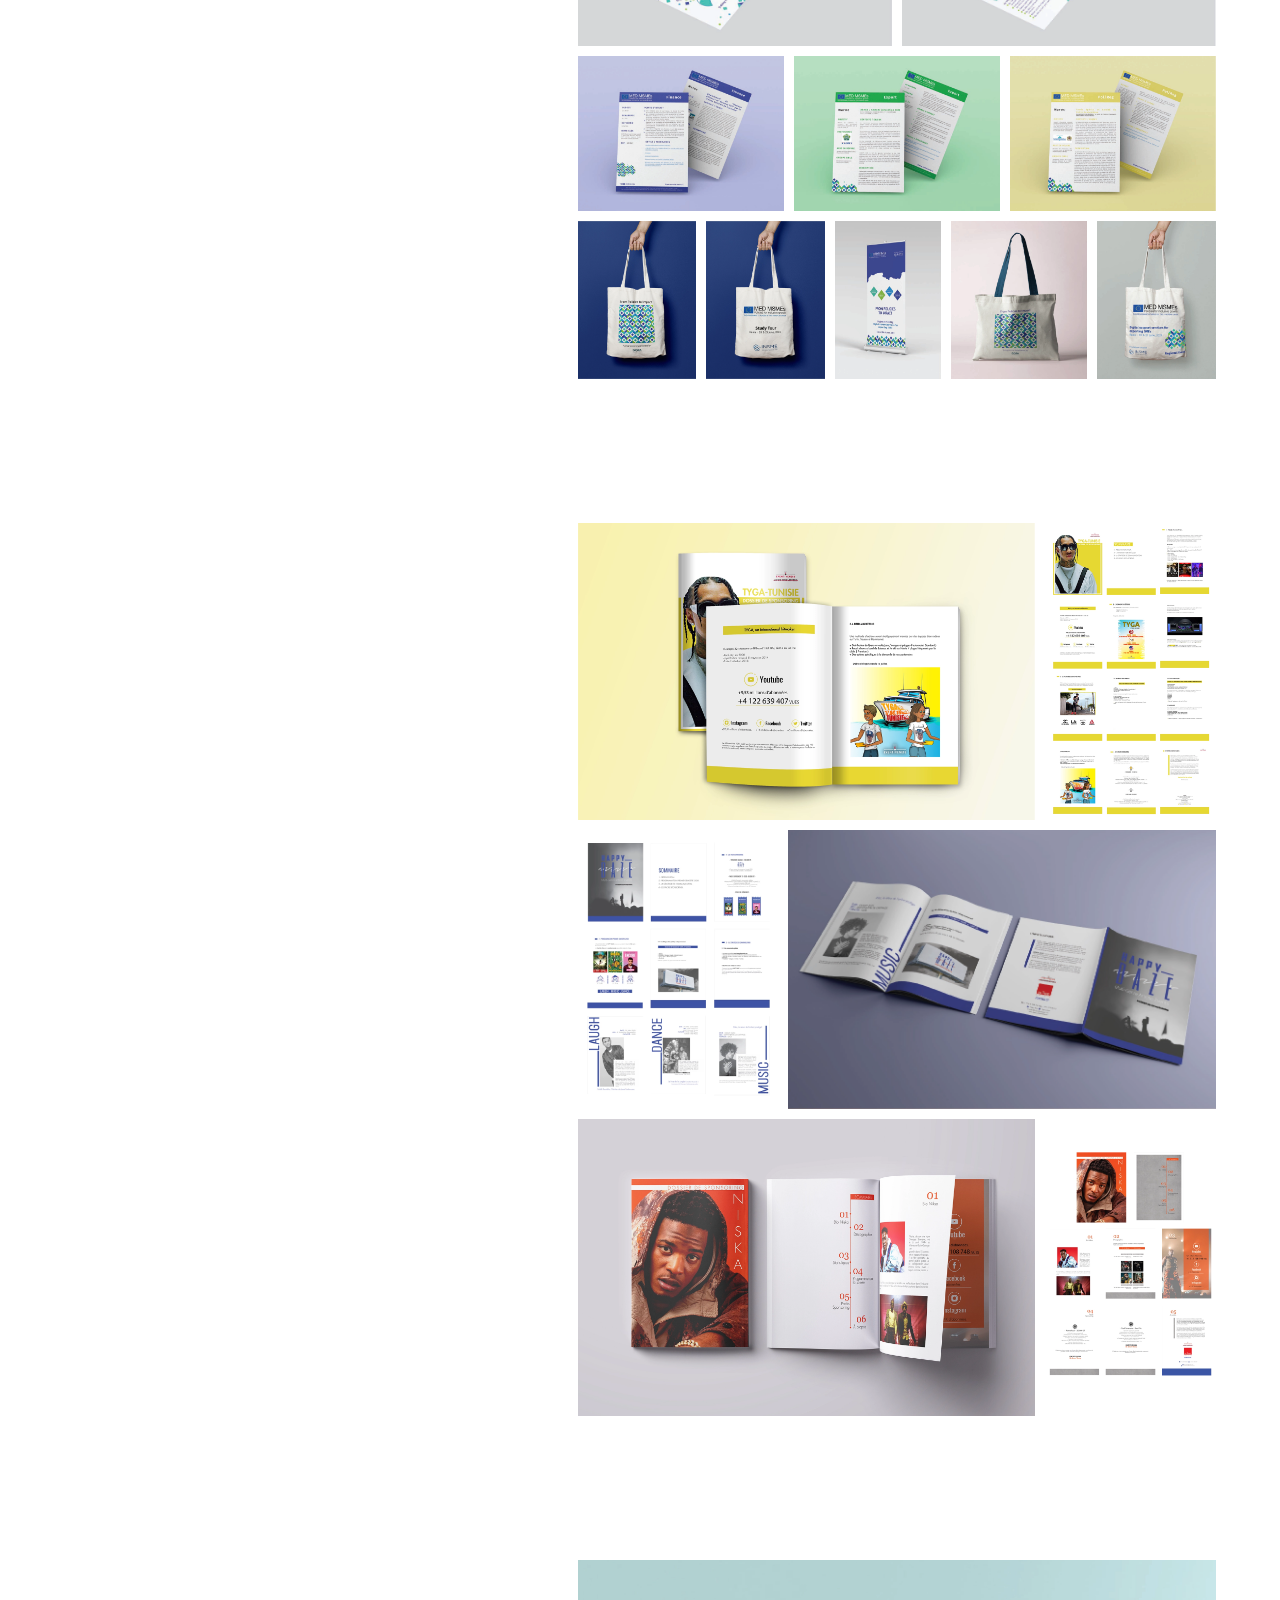
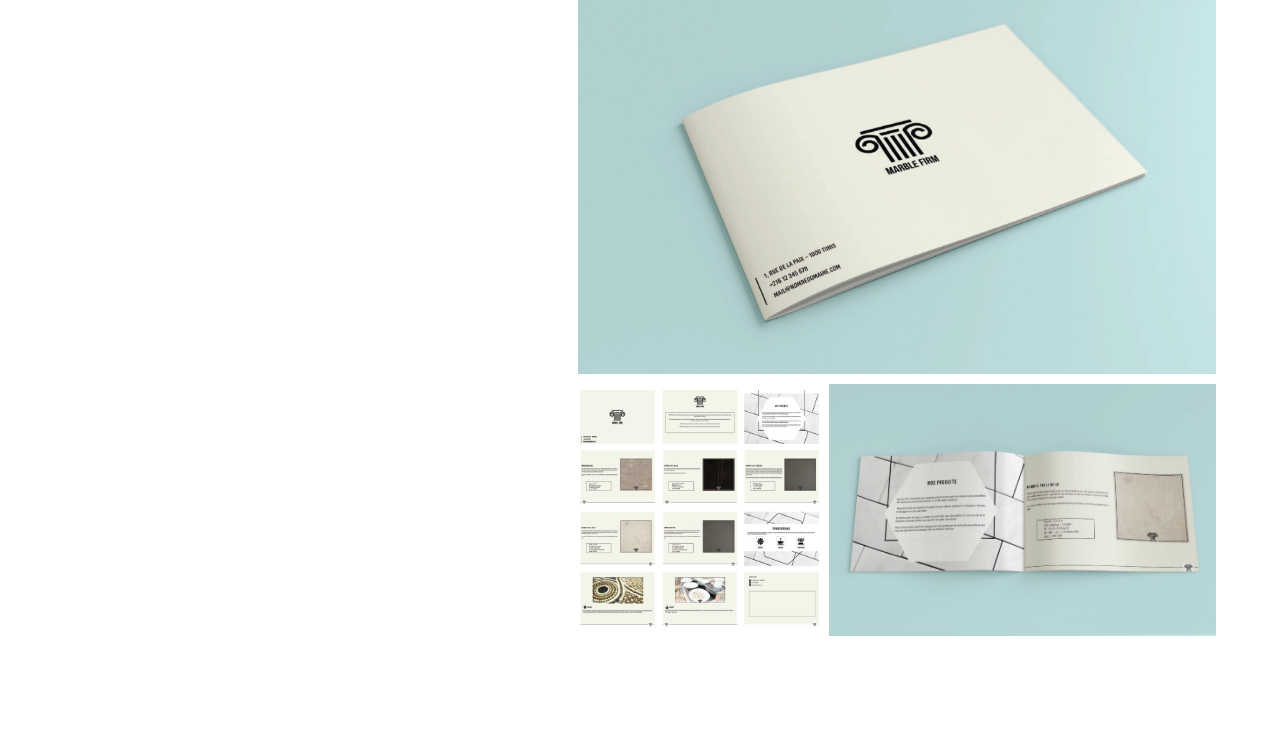
<file: graphique-portfolio-final.html>
<!DOCTYPE html>
<html lang="fr">
<head>
  <meta charset="UTF-8">
  <meta name="viewport" content="width=device-width, initial-scale=1.0">
  <title>Graphique — Portfolio</title>

  <link rel="preconnect" href="https://fonts.googleapis.com">
  <link rel="preconnect" href="https://fonts.gstatic.com" crossorigin>
  <link href="https://fonts.googleapis.com/css2?family=IBM+Plex+Sans:wght@400;500;600&family=Space+Grotesk:wght@500;600;700&display=swap" rel="stylesheet">

  <style>
    :root {
      --sidebar-w: 74px;
      --bg: #ffffff;
      --bg-raised: #F5F5F1;
      --ink: #1B1D1B;
      --ink-soft: #55584F;
      --line: rgba(27, 29, 27, 0.14);
      --accent: #3B2FE0;

      --font-display: "Space Grotesk", "Helvetica Neue", Arial, sans-serif;
      --font-body: "IBM Plex Sans", "Helvetica Neue", Arial, sans-serif;

      --gap: clamp(24px, 5vw, 64px);
      --page-top: clamp(40px, 8vw, 90px);
      --sticky-top: 24px;
      --page-head-h: 0px;
    }


    * {
      box-sizing: border-box;
    }

    html {
      margin: 0;
      padding: 0;
      background: var(--bg);
      scroll-behavior: smooth;
    }

    body {
      margin: 0;
      padding: 0;
      background: var(--bg);
      color: var(--ink);
      font-family: var(--font-body);
      -webkit-font-smoothing: antialiased;
      text-rendering: optimizeLegibility;
    }

    img {
      max-width: 100%;
    }

    a {
      color: inherit;
    }

    h1,
    h2,
    h3 {
      margin: 0;
      font-family: var(--font-display);
      letter-spacing: -0.01em;
    }

    button {
      font: inherit;
      color: inherit;
    }

    :focus-visible {
      outline: 2px solid var(--accent);
      outline-offset: 3px;
    }

    .skip-link {
      position: absolute;
      left: -9999px;
      top: 0;
      z-index: 300;
      background: var(--accent);
      color: #fff;
      padding: 10px 16px;
    }

    .skip-link:focus {
      left: var(--sidebar-w);
    }

    /* =========================================================
       SIDEBAR
       ========================================================= */

    .sidebar {
      position: fixed;
      left: 0;
      top: 0;
      bottom: 0;
      width: var(--sidebar-w);

      border-right: 1px solid var(--line);
      background: var(--bg);
      z-index: 50;

      display: flex;
      flex-direction: column;
      align-items: center;
      justify-content: space-between;

      padding: 20px 0;
    }

    .hamburger {
      display: flex;
      flex-direction: column;
      gap: 5px;

      width: 22px;
      padding: 8px;

      border: 0;
      background: none;
      cursor: pointer;
    }

    .hamburger span {
      display: block;
      width: 100%;
      height: 2px;
      background: var(--ink);
      transition: transform 0.25s ease, opacity 0.25s ease;
    }

    .hamburger.is-open span:nth-child(1) {
      transform: translateY(6.5px) rotate(45deg);
    }

    .hamburger.is-open span:nth-child(2) {
      opacity: 0;
    }

    .hamburger.is-open span:nth-child(3) {
      transform: translateY(-6.5px) rotate(-45deg);
    }

    .vlabel,
    .vname,
    .year {
      writing-mode: vertical-rl;
      transform: rotate(180deg);
      white-space: nowrap;
    }

    .vlabel {
      font-size: 0.7rem;
      letter-spacing: 0.08em;
      color: var(--ink-soft);
    }

    .vname {
      font-family: var(--font-display);
      font-weight: 600;
      font-size: 0.85rem;
      color: var(--ink);
    }

    .year {
      font-size: 0.68rem;
      color: var(--ink-soft);
    }

    .mid-stack {
      display: flex;
      flex-direction: column;
      align-items: center;
      gap: 28px;
      text-decoration: none;
    }

    /* =========================================================
       MENU
       ========================================================= */

    .menu-overlay {
      position: fixed;
      top: 0;
      right: 0;
      bottom: 0;
      left: var(--sidebar-w);

      z-index: 100;

      display: flex;
      flex-direction: column;
      justify-content: space-between;

      padding: 28px 5vw;

      background: var(--ink);
      color: var(--bg);

      transform: translateY(-100%);
      transition: transform 0.45s cubic-bezier(.2, .7, .2, 1);
    }

    .menu-overlay.is-open {
      transform: translateY(0);
    }

    .menu-top {
      display: flex;
      justify-content: space-between;
      align-items: flex-start;
    }

    .menu-top .brand {
      font-family: var(--font-display);
      font-size: 0.85rem;
      opacity: 0.7;
    }

    .menu-close {
      border: 0;
      background: none;
      color: inherit;
      font-size: 0.85rem;
      letter-spacing: 0.08em;
      cursor: pointer;
    }

    .menu-nav {
      display: flex;
      flex-direction: column;
      gap: 6px;
    }

    .menu-link {
      display: flex;
      align-items: baseline;
      gap: 20px;

      text-decoration: none;
      opacity: 0.4;

      font-family: var(--font-display);
      font-weight: 600;
      font-size: clamp(2rem, 8vw, 4.4rem);
      line-height: 1.05;

      transition: opacity 0.2s ease;
    }

    .menu-link .idx {
      font-size: clamp(0.85rem, 1.6vw, 1.1rem);
      font-weight: 500;
      opacity: 0.7;
    }

    .menu-link:hover,
    .menu-link:focus-visible,
    .menu-link.is-active {
      opacity: 1;
    }

    .menu-bottom {
      display: flex;
      justify-content: space-between;
      align-items: flex-end;
      flex-wrap: wrap;
      gap: 16px;

      font-size: 0.85rem;
    }

    .menu-bottom .copy {
      opacity: 0.6;
    }

    .socials {
      display: flex;
      gap: 20px;
    }

    .socials a {
      text-decoration: none;
      opacity: 0.75;
    }

    .socials a:hover,
    .socials a:focus-visible {
      opacity: 1;
    }

    /* =========================================================
       PAGE
       ========================================================= */

    .page {
      margin-left: var(--sidebar-w);
    }

    .page-head {
      position: fixed;
      top: 0;
      left: var(--sidebar-w);
      right: 0;
      z-index: 40;
      background: var(--bg);
      overflow: hidden;
      isolation: isolate;
      padding:
        clamp(28px, 4vw, 48px)
        var(--gap)
        clamp(28px, 4vw, 48px);
    }

    /* Le header fixe est opaque (pour masquer le contenu qui défile dessous),
       il cache donc le grain global : on lui en donne une copie alignée. */
    .page-head::before {
      content: "";
      position: absolute;
      z-index: -1;
      top: -500px;
      left: calc(-500px - var(--sidebar-w));
      width: calc(100vw + 1000px);
      height: calc(100vh + 1000px);
      background-image: url("data:image/svg+xml,%3Csvg xmlns='http://www.w3.org/2000/svg' width='320' height='320'%3E%3Cfilter id='n'%3E%3CfeTurbulence type='fractalNoise' baseFrequency='.85' numOctaves='3' stitchTiles='stitch'/%3E%3CfeColorMatrix type='saturate' values='0'/%3E%3CfeComponentTransfer%3E%3CfeFuncR type='linear' slope='2' intercept='-.5'/%3E%3CfeFuncG type='linear' slope='2' intercept='-.5'/%3E%3CfeFuncB type='linear' slope='2' intercept='-.5'/%3E%3C/feComponentTransfer%3E%3C/filter%3E%3Crect width='100%25' height='100%25' filter='url(%23n)'/%3E%3C/svg%3E");
      background-size: 320px 320px;
      opacity: 0;
      animation: tv-noise 3s steps(8, end) infinite both;
      transition: opacity .6s ease;
      pointer-events: none;
    }

    .tv-noise-wrapper.is-visible ~ .page .page-head::before {
      opacity: 0.5;
    }

    @media (prefers-reduced-motion: reduce) {
      .page-head::before { animation: none; }
    }

    .page-head .back-link {
      position: absolute;
      top: clamp(28px, 4vw, 48px);
      right: var(--gap);
      display: inline-flex;
      align-items: center;
      gap: 10px;
      font-family: var(--font-display);
      font-weight: 600;
      font-size: 1rem;
      color: var(--ink);
      text-decoration: none;
      padding-bottom: 4px;
      border-bottom: 1px solid currentColor;
      transition: color .2s ease;
    }

    .page-head .back-link .arrow { transition: transform .2s ease; }
    .page-head .back-link:hover,
    .page-head .back-link:focus-visible { color: var(--accent); }
    .page-head .back-link:hover .arrow,
    .page-head .back-link:focus-visible .arrow { transform: translateX(-6px); }

    .page-head h1 {
      font-size: clamp(32px, 5vw, 56px);
      font-weight: 700;
      line-height: 1.05;
      letter-spacing: -0.02em;
    }

    .page-head p {
      margin: 14px 0 0;
      max-width: none;
      white-space: nowrap;

      font-size: 16px;
      line-height: 1.6;
      color: var(--ink-soft);
    }

    /* =========================================================
       MAIN LAYOUT
       ========================================================= */

    .work {
      display: grid;
      grid-template-columns: minmax(280px, 1fr) 1.7fr;
      gap: var(--gap);

      padding: var(--page-head-h) var(--gap) 120px;
      align-items: start;
    }

    /*
      IMPORTANT:
      The left column is the sticky part.
      The right column remains in NORMAL document flow.
      This gives the browser a real page to scroll.
    */

    .index {
      position: sticky;
      top: var(--sticky-top);

      align-self: start;

      display: flex;
      flex-direction: column;

      /*
        No overflow-y here.
        The page itself owns the scroll.
      */
      overflow: visible;
    }

    .index-row {
      position: relative;

      display: grid;
      grid-template-columns: minmax(0, 1fr) auto;
      align-items: baseline;
      gap: 16px;

      padding: 14px 0;

      border-top: 1px solid var(--line);

      cursor: pointer;
    }

    .index-row:first-child {
      border-top: none;
      padding-top: 0;
    }

    .index-row:last-child {
      border-bottom: 1px solid var(--line);
    }

    .index-title {
      min-width: 0;

      font-family: var(--font-display);
      font-size: clamp(18px, 2vw, 24px);
      font-weight: 600;
      line-height: 1.15;

      color: var(--ink-soft);
      letter-spacing: -0.01em;

      transition:
        color 0.35s ease,
        font-weight 0.35s ease;
    }

    .index-year {
      font-size: 14px;
      color: var(--ink-soft);
      transition: color 0.35s ease;
    }

    .index-row.is-active .index-year {
      color: var(--ink);
    }

    /* Couleur du titre quand le projet est actif — une par projet (à modifier ici) */
    .index-row[data-index="0"] { --project-color: #3E6B60; } /* Pure Wine Carthage */
    .index-row[data-index="1"] { --project-color: #25402E; } /* Pavillon Lounge */
    .index-row[data-index="2"] { --project-color: #0D4584; } /* Jardins intérieurs */
    .index-row[data-index="3"] { --project-color: #1C93BA; } /* XVIII Sommet de la Francophonie */
    .index-row[data-index="4"] { --project-color: #DE4851; } /* La semaine de la cuisine italienne */
    .index-row[data-index="5"] { --project-color: #2B3A4A; } /* Rapport institutionnel */
    .index-row[data-index="6"] { --project-color: #2F4AA0; } /* Création de supports print */
    .index-row[data-index="7"] { --project-color: #000000; } /* Dossier de sponsoring */
    .index-row[data-index="8"] { --project-color: #3F7F96; } /* Catalogue */

    .index-row.is-active .index-title {
      color: var(--project-color, #3B2FE0);
      font-weight: 700;
    }

    .index-desc {
      grid-column: 1 / -1;

      max-height: 0;
      overflow: hidden;

      margin-top: 0;

      font-size: 14px;
      line-height: 1.6;
      color: var(--ink-soft);

      transition:
        max-height 0.4s ease,
        margin-top 0.4s ease;
    }

    .index-row.is-active .index-desc {
      max-height: 480px;
      margin-top: 8px;
    }

    .index-desc p {
      margin: 0 0 10px;
    }

    .index-desc p:last-child {
      margin-bottom: 0;
    }

    .index-link {
      grid-column: 1 / -1;

      display: none;

      width: fit-content;

      margin-top: 10px;

      font-size: 13px;
      color: var(--accent);
      text-decoration: none;
    }

    .index-row.is-active .index-link {
      display: inline-block;
    }

    /* =========================================================
       RIGHT: NORMAL FLOW CASE STUDIES
       ========================================================= */

    .stage {
      position: relative;
      width: 100%;
      height: auto;
    }

    /*
      Every project is in normal document flow.
      Nothing is position:absolute here.
    */

    .stage-slide {
      position: relative;

      width: 100%;

      display: flex;
      flex-direction: column;
      gap: 10px;

      margin: 0 0 clamp(100px, 16vh, 180px);
      padding: 0;

      opacity: 1;
      transform: none;

      scroll-margin-top: var(--sticky-top);
    }

    .stage-slide:last-child {
      margin-bottom: 0;
    }

    .stage-slide--composition > img {
      display: block;

      position: static;
      inset: auto;

      width: 100%;
      height: auto;

      object-fit: cover;
    }

    .case-row {
      display: grid;
      grid-template-columns: 1fr 1fr;
      gap: 10px;
    }

    .case-row--3 {
      grid-template-columns: 1fr 1fr 1fr;
    }

    .case-row--fit {
      display: flex;
    }

    .case-row--fit img {
      min-width: 0;
    }

    .case-row img {
      display: block;

      width: 100%;
      height: auto;

      object-fit: cover;
    }

    .stage-caption {
      padding: 14px 0 0;

      font-family: var(--font-display);
      font-size: 14px;
      color: var(--ink-soft);
    }

    /*
      The project currently near the center of the viewport
      gets a small visual marker on the right.
    */
    .stage-slide.is-visible {
      /* Intentionally subtle: the slide stays in normal flow. */
    }

    /* =========================================================
       MOBILE
       ========================================================= */

    .mobile-image {
      display: none;
    }

    @media (max-width: 860px) {
      :root {
        --sidebar-w: 0px;
        --sticky-top: 0px;
      }

      .sidebar {
        display: none;
      }

      .menu-overlay {
        left: 0;
      }

      .page {
        margin-left: 0;
      }

      .page-head {
        padding:
          40px
          clamp(24px, 6vw, 40px)
          32px;
      }

      .page-head p {
        white-space: normal;
      }

      .work {
        grid-template-columns: 1fr;
        padding:
          0
          clamp(24px, 6vw, 40px)
          80px;
      }

      .index {
        position: static;
      }

      .stage {
        display: none;
      }

      .index-row {
        cursor: default;
      }

      .index-desc {
        display: none;
        max-height: none;
        overflow: visible;
        margin-top: 8px;
      }

      .index-row.is-active .index-desc {
        display: block;
      }

      .mobile-image {
        grid-column: 1 / -1;

        display: none;

        width: 100%;
        height: auto;
        max-height: 70vh;

        object-fit: contain;

        margin-top: 14px;

        border-radius: 4px;
        background: var(--bg-raised);
      }

      .index-row.is-active .mobile-image {
        display: block;
      }

      .index-link {
        display: none;
      }

      .index-row.is-active .index-link {
        display: inline-block;
      }
    }
  </style>
<link rel="stylesheet" href="tv-noise.css">
</head>

<body>

  <a class="skip-link" href="#main">Aller au contenu</a>

  <!-- =======================================================
       SIDEBAR
       ======================================================= -->

  <aside class="sidebar">

    <button
      class="hamburger"
      id="menuToggle"
      type="button"
      aria-label="Ouvrir le menu"
      aria-expanded="false"
      aria-controls="menuOverlay"
    >
      <span></span>
      <span></span>
      <span></span>
    </button>

    <a
      class="mid-stack"
      href="index.html"
      aria-label="Retour à l'accueil"
    >
      <span class="vlabel">PORTFOLIO</span>
      <span class="vname">MANEL BEN HALIMA</span>
    </a>

    <span class="year">© 2026</span>

  </aside>

  <!-- =======================================================
       MENU
       ======================================================= -->

  <nav
    class="menu-overlay"
    id="menuOverlay"
    aria-hidden="true"
  >

    <div class="menu-top">
      <span class="brand">Manel Ben Halima</span>

      <button
        class="menu-close"
        id="menuClose"
        type="button"
      >
        FERMER
      </button>
    </div>

    <div class="menu-nav">

      <a
        href="index.html#accueil"
        class="menu-link"
      >
        <span class="idx">01</span>
        Accueil
      </a>

      <a
        href="apropos.html"
        class="menu-link"
      >
        <span class="idx">02</span>
        À propos
      </a>

      <a
        href="index.html#travaux"
        class="menu-link"
      >
        <span class="idx">03</span>
        Travaux
      </a>

      <a
        href="index.html#contact"
        class="menu-link"
      >
        <span class="idx">04</span>
        Contact
      </a>

    </div>

    <div class="menu-bottom">

      <span class="copy">Basée à Montréal</span>

      <div class="socials">

        <a
          href="https://www.linkedin.com/in/manel-ben-halima"
          target="_blank"
          rel="noopener noreferrer"
        >
          LinkedIn
        </a>

        <a
          href="https://www.behance.net/mmanelben"
          target="_blank"
          rel="noopener noreferrer"
        >
          Behance
        </a>

      </div>

    </div>

  </nav>

  <!-- =======================================================
       MAIN
       ======================================================= -->

  <main class="page" id="main">

    <header class="page-head">

      <a class="back-link" href="index.html#travaux">
        <span class="arrow" aria-hidden="true">←</span>
        <span>Retour</span>
      </a>

      <h1>Graphique</h1>

      <p>
        Identités visuelles, chartes graphiques et campagnes print —
        neuf projets, du concept à la livraison.
      </p>

    </header>


    <div class="work" id="work">

      <!-- ===================================================
           LEFT: STICKY INDEX
           =================================================== -->

      <div class="index" id="index">

        <div class="index-row" data-index="0">

          <div class="index-title">
            Pure Wine Carthage
          </div>

          <div class="index-year">
            2026
          </div>

          <div class="index-desc">
            <p>
              L'objectif principal de ce projet était la création
              d'une identité visuelle forte et mémorable, capable
              de refléter les valeurs de la marque Pure Wine Carthage.
              Cela inclut la création d'une étiquette de vin élégante
              et contemporaine, ainsi que la création d'un univers
              graphique cohérent, décliné sur différents supports
              comme la bouteille, le packaging et la signalétique.
            </p>
          </div>

          <img
            class="mobile-image"
            src="images/PureWine-Photo1.webp"
            alt="Pure Wine Carthage"
            loading="lazy"
          >

        </div>


        <div class="index-row" data-index="1">

          <div class="index-title">
            Pavillon Lounge
          </div>

          <div class="index-year">
            2026
          </div>

          <div class="index-desc">
            <p>
              Création d'une identité visuelle pour « Pavillon Lounge »
              (logo, publications pour les réseaux sociaux…).
            </p>
          </div>

          <img
            class="mobile-image"
            src="images/Pavillon-Photo1.webp"
            alt="Pavillon Lounge"
            loading="lazy"
          >

        </div>


        <div class="index-row" data-index="2">

          <div class="index-title">
            Jardins intérieurs
          </div>

          <div class="index-year">
            2026
          </div>

          <div class="index-desc">
            <p>
              Élaboration de l'identité graphique et de la mise en page,
              ainsi que des illustrations et de la couverture.
            </p>
            <p>
              Création d'une campagne d'affichage, d'invitations,
              d'un catalogue et de panneaux d'exposition.
            </p>
          </div>

          <img
            class="mobile-image"
            src="images/jardin-interieur-photo1.webp"
            alt="Jardins intérieurs"
            loading="lazy"
          >

        </div>


        <div class="index-row" data-index="3">

          <div class="index-title">
            XVIII Sommet de la Francophonie
          </div>

          <div class="index-year">
            2022
          </div>

          <div class="index-desc">
            <p>
              Création de l'identité visuelle du XVIII Sommet de la
              Francophonie, organisé à Djerba en novembre 2022, et
              déclinaison sur différents supports de communication :
              affiches, brochures, documents institutionnels,
              signalétique, etc.
            </p>
            <p>
              L'objectif était de transmettre l'esprit du sommet à travers
              une charte graphique moderne, fédératrice et accessible,
              mettant en valeur la connectivité dans la diversité.
            </p>
            <p>
              Chaque support a été décliné dans le respect des valeurs de
              la Francophonie, tout en s'adaptant aux thématiques
              principales du sommet : politique, économie, culture et
              numérique.
            </p>
          </div>

          <img
            class="mobile-image"
            src="images/djerba-Photo1.webp"
            alt="XVIII Sommet de la Francophonie"
            loading="lazy"
          >

        </div>


        <div class="index-row" data-index="4">

          <div class="index-title">
            La semaine de la cuisine italienne
          </div>

          <div class="index-year">
            2025
          </div>

          <div class="index-desc">
            <p>
              Une tournée de dégustation de spécialités italiennes
              organisée par l'ambassade d'Italie à Tunis, en partenariat
              avec la municipalité de Tunis et le traiteur Rosmarino.
            </p>
            <p>
              Création d'une charte graphique modulable sur différents
              supports et illustration d'un large spectre de sujets,
              tout en leur définissant à chacun une identité propre.
            </p>
          </div>

          <img
            class="mobile-image"
            src="images/cuisine-Photo1.webp"
            alt="La semaine de la cuisine italienne"
            loading="lazy"
          >

        </div>


        <div class="index-row" data-index="5">

          <div class="index-title">
            Rapport institutionnel
          </div>

          <div class="index-year">
            2025
          </div>

          <div class="index-desc">
            <p>
              À travers le Centre Socrate pour l'étude de la justice,
              l'association Maak a réalisé une étude portant sur la réalité
              de ceux qui ont vécu une expérience pénitentiaire en Tunisie,
              et ce après leur libération. Cette étude a été appelée
              « Punition sans fin ».
            </p>
            <p>
              Réalisation de la mise en page ainsi que des illustrations
              et de la couverture dans les 3 langues.
            </p>
          </div>

          <img
            class="mobile-image"
            src="images/Maak-Photo1.webp"
            alt="Rapport institutionnel — Punition sans fin"
            loading="lazy"
          >

        </div>


        <div class="index-row" data-index="6">

          <div class="index-title">
            Création de supports print
          </div>

          <div class="index-year">
            2025
          </div>

          <div class="index-desc">
            <p>
              Création de plusieurs supports de communication pour le
              Programme MED MSMEs, incluant brochures, dépliants, rapports,
              tote bags et affiches.
            </p>
            <p>
              L'objectif était de décliner une charte graphique claire et
              cohérente tout en conservant l'identité visuelle du programme.
            </p>
          </div>

          <img
            class="mobile-image"
            src="images/med-Photo1.webp"
            alt="Création de supports print — Programme MED MSMEs"
            loading="lazy"
          >

        </div>


        <div class="index-row" data-index="7">

          <div class="index-title">
            Dossier de sponsoring
          </div>

          <div class="index-year">
            2025
          </div>

          <div class="index-desc">
            <p>
              Élaboration de l'identité graphique et de la mise en page,
              ainsi que des illustrations et de la couverture.
            </p>
          </div>

          <img
            class="mobile-image"
            src="images/dossier-de-spon-Photo1.webp"
            alt="Dossier de sponsoring"
            loading="lazy"
          >

        </div>


        <div class="index-row" data-index="8">

          <div class="index-title">
            Catalogue
          </div>

          <div class="index-year">
            2025
          </div>

          <div class="index-desc">
            <p>
              Texte à venir.
            </p>
          </div>

          <img
            class="mobile-image"
            src="images/mari-Photo2.webp"
            alt="Catalogue"
            loading="lazy"
          >

        </div>

      </div>


      <!-- ===================================================
           RIGHT: REAL DOCUMENT SCROLL
           =================================================== -->

      <div class="stage" id="stage">


        <!-- ================= PROJECT 01 ================= -->

        <article
          class="stage-slide stage-slide--composition"
          data-index="0"
          id="project-0"
        >

          <img
            src="images/PureWine-Photo1.webp"
            alt="Pure Wine Carthage — bannière logo"
            loading="eager"
          >

          <div class="case-row">

            <img
              src="images/PureWine-Photo2.webp"
              alt="Pure Wine Carthage — bouteille"
              loading="lazy"
            >

            <img
              src="images/PureWine-Photo3.webp"
              alt="Pure Wine Carthage — palette de couleurs"
              loading="lazy"
            >

          </div>

          <img
            src="images/PureWine-Photo4.webp"
            alt="Pure Wine Carthage — composition visuelle"
            loading="lazy"
          >

          <div class="case-row">

            <img
              src="images/PureWine-Photo5.webp"
              alt="Pure Wine Carthage — sac"
              loading="lazy"
            >

            <img
              src="images/PureWine-Photo6.webp"
              alt="Pure Wine Carthage — signalétique"
              loading="lazy"
            >

          </div>

          <img
            src="images/PureWine-Photo7.webp"
            alt="Pure Wine Carthage — bannière finale"
            loading="lazy"
          >

        </article>


        <!-- ================= PROJECT 02 ================= -->

        <article
          class="stage-slide stage-slide--composition"
          data-index="1"
          id="project-1"
        >

          <img
            src="images/Pavillon-Photo1.webp"
            alt="Pavillon Lounge — visuel 1"
            loading="lazy"
          >

          <div class="case-row">

            <img
              src="images/Pavillon-Photo2.webp"
              alt="Pavillon Lounge — visuel 2"
              loading="lazy"
            >

            <img
              src="images/Pavillon-Photo3.webp"
              alt="Pavillon Lounge — visuel 3"
              loading="lazy"
            >

          </div>

          <div class="case-row">

            <img
              src="images/Pavillon-Photo4.webp"
              alt="Pavillon Lounge — visuel 4"
              loading="lazy"
            >

            <img
              src="images/Pavillon-Photo5.webp"
              alt="Pavillon Lounge — visuel 5"
              loading="lazy"
            >

          </div>

          <img
            src="images/Pavillon-Photo6.webp"
            alt="Pavillon Lounge — visuel 6"
            loading="lazy"
          >

        </article>


        <!-- ================= PROJECT 03 ================= -->

        <article
          class="stage-slide stage-slide--composition"
          data-index="2"
          id="project-2"
        >

          <img
            src="images/jardin-interieur-photo1.webp"
            alt="Jardins intérieurs — visuel 1"
            loading="lazy"
          >

          <img
            src="images/jardin-interieur-photo2.webp"
            alt="Jardins intérieurs — visuel 2"
            loading="lazy"
          >

          <div class="case-row">

            <img
              src="images/jardin-interieur-photo3.webp"
              alt="Jardins intérieurs — visuel 3"
              loading="lazy"
            >

            <img
              src="images/jardin-interieur-photo4.webp"
              alt="Jardins intérieurs — visuel 4"
              loading="lazy"
            >

          </div>

          <div class="case-row case-row--3">

            <img
              src="images/jardin-interieur-photo5.webp"
              alt="Jardins intérieurs — visuel 5"
              loading="lazy"
            >

            <img
              src="images/jardin-interieur-photo6.webp"
              alt="Jardins intérieurs — visuel 6"
              loading="lazy"
            >

            <img
              src="images/jardin-interieur-photo7.webp"
              alt="Jardins intérieurs — visuel 7"
              loading="lazy"
            >

          </div>

          <img
            src="images/jardin-interieur-photo8.webp"
            alt="Jardins intérieurs — visuel 8"
            loading="lazy"
          >

        </article>


        <!-- ================= PROJECT 04 ================= -->

        <article
          class="stage-slide stage-slide--composition"
          data-index="3"
          id="project-3"
        >

          <img
            src="images/djerba-Photo1.webp"
            alt="Sommet de la Francophonie — visuel 1"
            loading="lazy"
          >

          <!-- case-row--fit : même hauteur, chaque photo garde ses proportions
               (flex = largeur d'origine de l'image) -->
          <div class="case-row case-row--fit">

            <img
              src="images/djerba-Photo2.webp"
              alt="Sommet de la Francophonie — visuel 2"
              loading="lazy"
              style="flex: 4398"
            >

            <img
              src="images/djerba-Photo16.webp"
              alt="Sommet de la Francophonie — visuel 16"
              loading="lazy"
              style="flex: 4398"
            >

            <img
              src="images/djerba-Photo14.webp"
              alt="Sommet de la Francophonie — visuel 14"
              loading="lazy"
              style="flex: 2941"
            >

            <img
              src="images/djerba-Photo15.webp"
              alt="Sommet de la Francophonie — visuel 15"
              loading="lazy"
              style="flex: 1551"
            >

          </div>

          <div class="case-row case-row--fit">

            <img
              src="images/djerba-Photo3.webp"
              alt="Sommet de la Francophonie — visuel 3"
              loading="lazy"
              style="flex: 4398"
            >

            <img
              src="images/djerba-Photo4.webp"
              alt="Sommet de la Francophonie — visuel 4"
              loading="lazy"
              style="flex: 4398"
            >

            <img
              src="images/djerba-Photo5.webp"
              alt="Sommet de la Francophonie — visuel 5"
              loading="lazy"
              style="flex: 4398"
            >

          </div>

          <div class="case-row case-row--fit">

            <img
              src="images/djerba-Photo6.webp"
              alt="Sommet de la Francophonie — visuel 6"
              loading="lazy"
              style="flex: 4398"
            >

            <img
              src="images/djerba-Photo12.webp"
              alt="Sommet de la Francophonie — visuel 12"
              loading="lazy"
              style="flex: 2941"
            >

          </div>

          <div class="case-row case-row--fit">

            <img
              src="images/djerba-Photo7.webp"
              alt="Sommet de la Francophonie — visuel 7"
              loading="lazy"
              style="flex: 3881"
            >

            <img
              src="images/djerba-Photo10.webp"
              alt="Sommet de la Francophonie — visuel 10"
              loading="lazy"
              style="flex: 5929"
            >

          </div>

          <img
            src="images/djerba-Photo17.webp"
            alt="Sommet de la Francophonie — visuel 17"
            loading="lazy"
          >

          <img
            src="images/djerba-Photo18.webp"
            alt="Sommet de la Francophonie — visuel 18"
            loading="lazy"
          >

        </article>


        <!-- ================= PROJECT 05 ================= -->

        <article
          class="stage-slide stage-slide--composition"
          data-index="4"
          id="project-4"
        >

          <img
            src="images/cuisine-Photo1.webp"
            alt="Cuisine italienne — visuel 1"
            loading="lazy"
          >

          <div class="case-row">

            <img
              src="images/cuisine-Photo4.gif"
              alt="Cuisine italienne — visuel 4"
              loading="lazy"
            >

            <img
              src="images/cuisine-Photo5.webp"
              alt="Cuisine italienne — visuel 5"
              loading="lazy"
            >

          </div>

          <img
            src="images/cuisine-Photo3.webp"
            alt="Cuisine italienne — visuel 3"
            loading="lazy"
          >

          <img
            src="images/cuisine-Photo2.webp"
            alt="Cuisine italienne — visuel 2"
            loading="lazy"
          >

        </article>


        <!-- ================= PROJECT 06 ================= -->

        <article
          class="stage-slide stage-slide--composition"
          data-index="5"
          id="project-5"
        >

          <img
            src="images/Maak-Photo1.webp"
            alt="Punition sans fin — visuel 1"
            loading="lazy"
          >

          <div class="case-row case-row--fit">

            <img
              src="images/Maak-Photo2.webp"
              alt="Punition sans fin — visuel 2"
              loading="lazy"
              style="flex: 3511"
            >

            <img
              src="images/Maak-Photo3.webp"
              alt="Punition sans fin — visuel 3"
              loading="lazy"
              style="flex: 3063"
            >

          </div>

          <div class="case-row case-row--fit">

            <img
              src="images/Maak-Photo4.webp"
              alt="Punition sans fin — visuel 4"
              loading="lazy"
              style="flex: 3511"
            >

            <img
              src="images/Maak-Photo5.webp"
              alt="Punition sans fin — visuel 5"
              loading="lazy"
              style="flex: 3063"
            >

          </div>

        </article>


        <!-- ================= PROJECT 07 ================= -->

        <article
          class="stage-slide stage-slide--composition"
          data-index="6"
          id="project-6"
        >

          <img
            src="images/med-Photo1.webp"
            alt="MED MSMEs — visuel 1"
            loading="lazy"
          >

          <div class="case-row case-row--fit">

            <img
              src="images/med-Photo2.webp"
              alt="MED MSMEs — visuel 2"
              loading="lazy"
              style="flex: 1734"
            >

            <img
              src="images/med-Photo3.webp"
              alt="MED MSMEs — visuel 3"
              loading="lazy"
              style="flex: 1442"
            >

          </div>

          <div class="case-row case-row--fit">

            <img
              src="images/med-Photo4.webp"
              alt="MED MSMEs — visuel 4"
              loading="lazy"
              style="flex: 1538"
            >

            <img
              src="images/med-Photo5.webp"
              alt="MED MSMEs — visuel 5"
              loading="lazy"
              style="flex: 1538"
            >

          </div>
          <div class="case-row case-row--fit">

            <img
              src="images/med-Photo7.webp"
              alt="MED MSMEs — visuel 7"
              loading="lazy"
              style="flex: 1535"
            >

            <img
              src="images/med-Photo8.webp"
              alt="MED MSMEs — visuel 8"
              loading="lazy"
              style="flex: 1535"
            >

            <img
              src="images/med-Photo9.webp"
              alt="MED MSMEs — visuel 9"
              loading="lazy"
              style="flex: 1535"
            >

          </div>

          <div class="case-row case-row--fit">

            <img
              src="images/med-Photo12.webp"
              alt="MED MSMEs — visuel 12"
              loading="lazy"
              style="flex: 864"
            >

            <img
              src="images/med-Photo13.webp"
              alt="MED MSMEs — visuel 13"
              loading="lazy"
              style="flex: 864"
            >

            <img
              src="images/med-Photo6.webp"
              alt="MED MSMEs — visuel 6"
              loading="lazy"
              style="flex: 770"
            >

            <img
              src="images/med-Photo10.webp"
              alt="MED MSMEs — visuel 10"
              loading="lazy"
              style="flex: 988"
            >

            <img
              src="images/med-Photo11.webp"
              alt="MED MSMEs — visuel 11"
              loading="lazy"
              style="flex: 864"
            >

          </div>

        </article>


        <!-- ================= PROJECT 08 ================= -->

        <article
          class="stage-slide stage-slide--composition"
          data-index="7"
          id="project-7"
        >

          <div class="case-row case-row--fit">

            <img
              src="images/dossier-de-spon-Photo1.webp"
              alt="Dossier de sponsoring — visuel 1"
              loading="lazy"
              style="flex: 1774"
            >

            <img
              src="images/dossier-de-spon-Photo2.webp"
              alt="Dossier de sponsoring — visuel 2"
              loading="lazy"
              style="flex: 662"
            >

          </div>

          <div class="case-row case-row--fit">

            <img
              src="images/dossier-de-spon-Photo4.webp"
              alt="Dossier de sponsoring — visuel 4"
              loading="lazy"
              style="flex: 828"
            >

            <img
              src="images/dossier-de-spon-Photo3.webp"
              alt="Dossier de sponsoring — visuel 3"
              loading="lazy"
              style="flex: 1774"
            >

          </div>

          <div class="case-row case-row--fit">

            <img
              src="images/dossier-de-spon-Photo5.webp"
              alt="Dossier de sponsoring — visuel 5"
              loading="lazy"
              style="flex: 1774"
            >

            <img
              src="images/dossier-de-spon-Photo6.webp"
              alt="Dossier de sponsoring — visuel 6"
              loading="lazy"
              style="flex: 662"
            >

          </div>

        </article>


        <!-- ================= PROJECT 09 ================= -->

        <article
          class="stage-slide stage-slide--composition"
          data-index="8"
          id="project-8"
        >

          <img
            src="images/mari-Photo2.webp"
            alt="Catalogue — visuel 2"
            loading="lazy"
          >

          <div class="case-row case-row--fit">

            <img
              src="images/mari-Photo1.webp"
              alt="Catalogue — visuel 1"
              loading="lazy"
              style="flex: 1108"
            >

            <img
              src="images/mari-Photo3.webp"
              alt="Catalogue — visuel 3"
              loading="lazy"
              style="flex: 1774"
            >

          </div>

        </article>

      </div>

    </div>

  </main>


  <!-- =======================================================
       JAVASCRIPT
       ======================================================= -->

  <script>
    (() => {
      const rows = Array.from(document.querySelectorAll(".index-row"));
      const slides = Array.from(document.querySelectorAll(".stage-slide"));
      const mobileQuery = window.matchMedia("(max-width: 860px)");

      let activeIndex = -1;
      let ticking = false;

      function setActive(index) {
        const value = String(index);
        const numeric = Number(index);

        if (activeIndex === numeric) return;
        activeIndex = numeric;

        rows.forEach((row) => {
          row.classList.toggle("is-active", row.dataset.index === value);
        });
      }

      /*
       * DESKTOP
       *
       * The projects on the right stay in normal document flow.
       * We choose the project whose TOP has most recently crossed
       * an activation line located at 35% of the viewport.
       *
       * This is more reliable than observing a very small 10% band:
       * - project 01 cannot be skipped on page load
       * - project 07 and 08 can become active near the bottom
       * - every project gets a deterministic activation point
       */
      function updateDesktopActive() {
        if (mobileQuery.matches || !slides.length) return;

        const activationY = window.innerHeight * 0.35;
        let current = 0;

        for (let i = 0; i < slides.length; i++) {
          const rect = slides[i].getBoundingClientRect();

          if (rect.top <= activationY) {
            current = i;
          } else {
            break;
          }
        }

        setActive(current);
      }

      function requestDesktopUpdate() {
        if (ticking) return;

        ticking = true;
        window.requestAnimationFrame(() => {
          ticking = false;
          updateDesktopActive();
        });
      }

      /*
       * MOBILE
       *
       * On mobile the stage is hidden. The index rows themselves
       * determine which project is active.
       */
      const rowObserver = new IntersectionObserver(
        (entries) => {
          const visible = entries
            .filter((entry) => entry.isIntersecting)
            .sort(
              (a, b) =>
                Math.abs(a.boundingClientRect.top - window.innerHeight * 0.4) -
                Math.abs(b.boundingClientRect.top - window.innerHeight * 0.4)
            );

          if (visible.length) {
            setActive(visible[0].target.dataset.index);
          }
        },
        {
          root: null,
          rootMargin: "-30% 0px -55% 0px",
          threshold: 0
        }
      );

      function updateObservers() {
        rowObserver.disconnect();

        if (mobileQuery.matches) {
          window.removeEventListener("scroll", requestDesktopUpdate);
          window.removeEventListener("resize", requestDesktopUpdate);

          rows.forEach((row) => rowObserver.observe(row));

          /* Make sure the first visible mobile project is selected. */
          const firstVisible = rows.find((row) => {
            const rect = row.getBoundingClientRect();
            return rect.bottom > 0 && rect.top < window.innerHeight;
          });

          if (firstVisible) {
            setActive(firstVisible.dataset.index);
          }
        } else {
          window.addEventListener("scroll", requestDesktopUpdate, { passive: true });
          window.addEventListener("resize", requestDesktopUpdate);

          /* Always start at project 01, then calculate from the real scroll position. */
          setActive(0);
          updateDesktopActive();
        }
      }

      /*
       * Clicking an index row scrolls to its REAL project on the right.
       * There is no artificial scroll track anymore.
       */
      rows.forEach((row) => {
        row.addEventListener("click", () => {
          const index = row.dataset.index;
          const target = slides.find(
            (slide) => slide.dataset.index === index
          );

          setActive(index);

          if (mobileQuery.matches || !target) return;

          const top =
            window.scrollY + target.getBoundingClientRect().top -
            24;

          window.scrollTo({
            top: Math.max(0, top),
            behavior: "smooth"
          });
        });
      });

      if (mobileQuery.addEventListener) {
        mobileQuery.addEventListener("change", updateObservers);
      }

      /* Initial state: project 01 is ALWAYS active. */
      setActive(0);
      updateObservers();
    })();

    /* =======================================================
       MENU
       ======================================================= */

    (() => {
      const toggle =
        document.getElementById("menuToggle");

      const closeBtn =
        document.getElementById("menuClose");

      const overlay =
        document.getElementById("menuOverlay");

      const links =
        overlay.querySelectorAll(".menu-link");


      function openMenu() {
        overlay.classList.add("is-open");

        toggle.classList.add("is-open");

        toggle.setAttribute(
          "aria-expanded",
          "true"
        );

        toggle.setAttribute(
          "aria-label",
          "Fermer le menu"
        );

        overlay.setAttribute(
          "aria-hidden",
          "false"
        );
      }


      function closeMenu() {
        overlay.classList.remove("is-open");

        toggle.classList.remove("is-open");

        toggle.setAttribute(
          "aria-expanded",
          "false"
        );

        toggle.setAttribute(
          "aria-label",
          "Ouvrir le menu"
        );

        overlay.setAttribute(
          "aria-hidden",
          "true"
        );
      }


      toggle.addEventListener(
        "click",
        () => {
          overlay.classList.contains("is-open")
            ? closeMenu()
            : openMenu();
        }
      );


      closeBtn.addEventListener(
        "click",
        closeMenu
      );


      links.forEach((link) => {
        link.addEventListener(
          "click",
          closeMenu
        );
      });


      document.addEventListener(
        "keydown",
        (event) => {
          if (event.key === "Escape") {
            closeMenu();
          }
        }
      );

    })();


    /* =======================================================
       FIXED PAGE HEADER
       ======================================================= */

    (() => {
      const header = document.querySelector(".page-head");

      function setHeaderHeight() {
        const h = header.offsetHeight;
        document.documentElement.style.setProperty("--page-head-h", h + "px");
        document.documentElement.style.setProperty("--sticky-top", h + "px");
      }

      setHeaderHeight();
      window.addEventListener("resize", setHeaderHeight);
    })();
  </script>

<script src="tv-noise.js"></script>
</body>
</html>
</file>
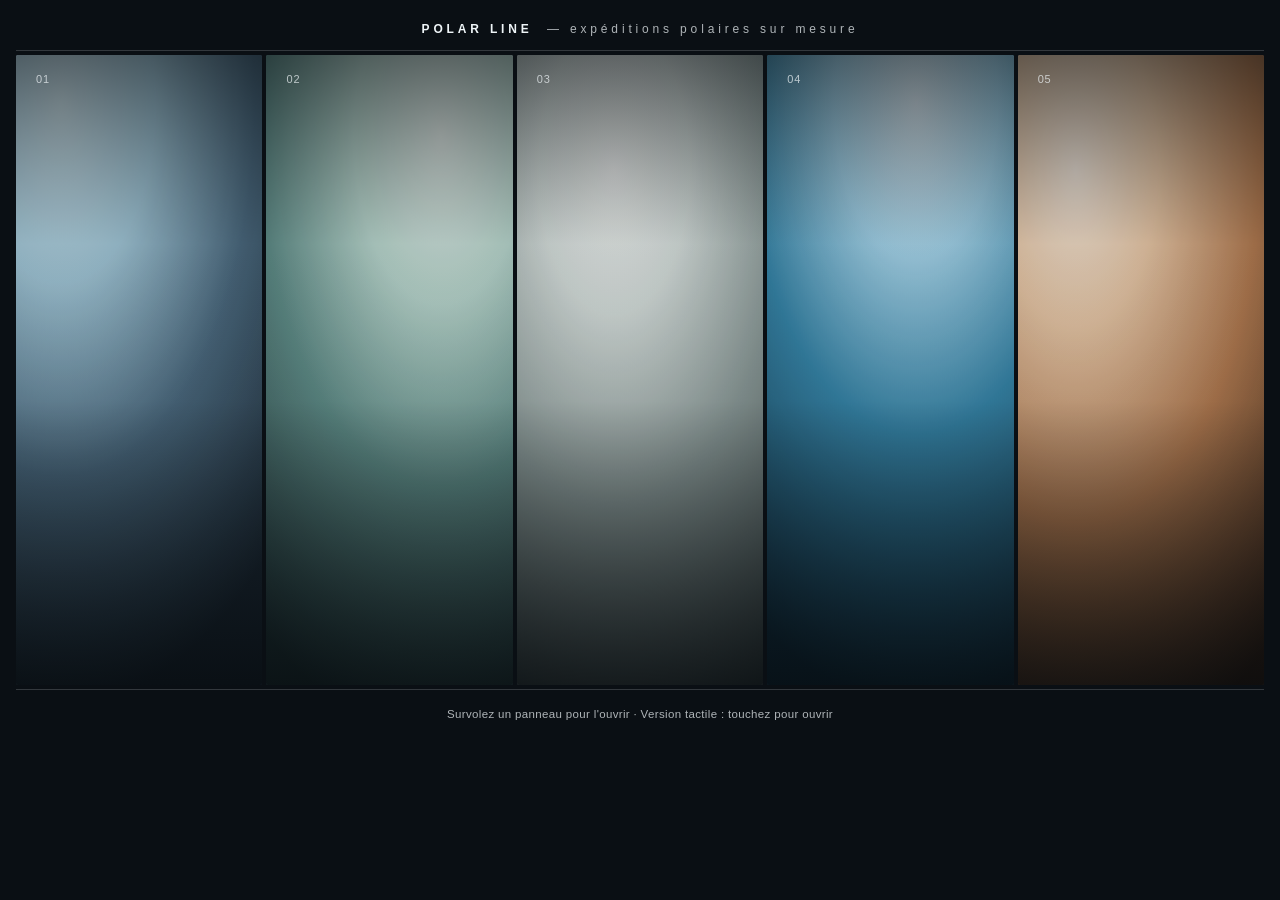
<file: test.html>
<!DOCTYPE html>
<html lang="fr">
<head>
<meta charset="UTF-8">
<meta name="viewport" content="width=device-width, initial-scale=1.0">
<title>Polar Line — Expéditions</title>
<style>
  :root{
    --ink:#0a0f14;
    --ink-2:#0f161d;
    --frost:#eef4f7;
    --frost-dim:rgba(238,244,247,0.72);
    --cyan:#7fd7e8;
    --amber:#e8b26a;
    --line:rgba(238,244,247,0.18);
  }

  *{box-sizing:border-box;}
  html,body{margin:0;padding:0;}

  body{
    background:var(--ink);
    color:var(--frost);
    font-family:"Iowan Old Style","Palatino Linotype",Georgia,serif;
    overflow-x:hidden;
    min-height:100vh;
  }

  .topbar{
    display:flex;
    align-items:center;
    justify-content:center;
    padding:22px 16px 14px;
    letter-spacing:0.32em;
    font-size:12px;
    font-family:Helvetica,Arial,sans-serif;
    color:var(--frost-dim);
  }
  .topbar b{ color:var(--frost); font-weight:600; }

  .stage{
    max-width:1400px;
    margin:0 auto;
    padding:0 16px 40px;
  }

  .accordion{
    display:flex;
    height:min(72vh, 640px);
    min-height:420px;
    width:100%;
    gap:4px;
    border-top:1px solid var(--line);
    border-bottom:1px solid var(--line);
    padding:4px 0;
  }

  .panel{
    position:relative;
    flex:1;
    min-width:60px;
    border-radius:2px;
    overflow:hidden;
    cursor:pointer;
    transition:flex 620ms cubic-bezier(.22,.61,.36,1);
    background:linear-gradient(180deg, var(--ink-2), var(--ink));
  }

  .accordion:hover .panel{ flex:1; }
  .accordion .panel:hover{ flex:6; }

  .panel-art{
    position:absolute;
    inset:0;
    background-size:cover;
    background-position:center;
    filter:saturate(0.9) brightness(0.92);
    transform:scale(1.06);
    transition:filter 620ms ease, transform 620ms ease;
  }
  .panel:hover .panel-art{ filter:saturate(1.05) brightness(1.02); transform:scale(1); }

  .panel-shade{
    position:absolute; inset:0;
    background:
      linear-gradient(180deg, rgba(4,8,11,0.55) 0%, rgba(4,8,11,0.05) 30%, rgba(4,8,11,0.05) 55%, rgba(4,8,11,0.75) 100%);
  }

  .panel-label{
    position:absolute;
    left:20px; right:20px; bottom:18px;
    white-space:nowrap;
  }

  .panel-label .eyebrow{
    font-family:Helvetica,Arial,sans-serif;
    font-size:11px;
    letter-spacing:0.14em;
    color:var(--cyan);
    opacity:0;
    transform:translateY(6px);
    transition:opacity 380ms ease 120ms, transform 380ms ease 120ms;
    margin-bottom:6px;
  }
  .panel:hover .eyebrow{ opacity:1; transform:translateY(0); }

  .panel-label h2{
    font-size:clamp(20px,2.4vw,30px);
    font-weight:400;
    font-style:italic;
    margin:0 0 10px;
    line-height:1.15;
    opacity:0;
    transform:translateY(8px);
    transition:opacity 420ms ease 60ms, transform 420ms ease 60ms;
  }
  .panel:hover .panel-label h2{ opacity:1; transform:translateY(0); }

  .panel-meta{
    display:flex; align-items:center; gap:10px;
    font-family:Helvetica,Arial,sans-serif;
    font-size:12.5px;
    color:var(--frost-dim);
    opacity:0;
    transition:opacity 420ms ease 160ms;
    white-space:normal;
  }
  .panel:hover .panel-meta{ opacity:1; }
  .panel-meta .dot{ width:3px;height:3px;border-radius:50%;background:var(--frost-dim); }

  .panel-desc{
    max-width:340px;
    font-size:13.5px;
    line-height:1.5;
    color:var(--frost-dim);
    margin-top:10px;
    opacity:0;
    transform:translateY(6px);
    transition:opacity 420ms ease 200ms, transform 420ms ease 200ms;
  }
  .panel:hover .panel-desc{ opacity:1; transform:translateY(0); }

  .panel-more{
    display:inline-flex;
    align-items:center;
    gap:8px;
    margin-top:16px;
    font-family:Helvetica,Arial,sans-serif;
    font-size:12px;
    letter-spacing:0.04em;
    color:var(--frost);
    opacity:0;
    transition:opacity 420ms ease 260ms;
  }
  .panel:hover .panel-more{ opacity:1; }
  .panel-more::after{
    content:"";
    width:6px; height:6px; border-radius:50%;
    background:var(--amber);
    box-shadow:0 0 0 0 rgba(232,178,106,0.5);
    animation:pulse 2.2s infinite;
  }
  @keyframes pulse{
    0%{ box-shadow:0 0 0 0 rgba(232,178,106,0.45); }
    70%{ box-shadow:0 0 0 8px rgba(232,178,106,0); }
    100%{ box-shadow:0 0 0 0 rgba(232,178,106,0); }
  }

  .panel-index{
    position:absolute;
    top:18px; left:20px;
    font-family:Helvetica,Arial,sans-serif;
    font-size:11px;
    color:var(--frost-dim);
    letter-spacing:0.08em;
  }

  .foot{
    text-align:center;
    font-family:Helvetica,Arial,sans-serif;
    font-size:11.5px;
    color:var(--frost-dim);
    letter-spacing:0.03em;
    padding-top:18px;
  }

  @media (max-width: 720px){
    .accordion{ flex-direction:column; height:auto; }
    .panel{ flex:none !important; height:64px; transition:height 520ms ease; }
    .accordion .panel{ height:64px; }
    .panel.is-open{ height:300px; }
    .panel-label{ white-space:normal; }
    .panel-desc{ max-width:100%; }
  }
</style>
</head>
<body>

  <div class="topbar"><b>POLAR LINE</b>&nbsp;&nbsp;— expéditions polaires sur mesure</div>

  <div class="stage">
    <div class="accordion" id="accordion">

      <div class="panel" data-art="1">
        <div class="panel-art" style="background:
          radial-gradient(120% 90% at 20% 10%, #cfe9f2 0%, #9fc9dc 30%, #486a82 62%, #1c2b38 100%)"></div>
        <div class="panel-shade"></div>
        <div class="panel-index">01</div>
        <div class="panel-label">
          <div class="eyebrow">SVALBARD · SAISON PRÉCOCE</div>
          <h2>Aurores &amp; Fjords de Glace</h2>
          <div class="panel-meta">18 400 €<span class="dot"></span>7 jours</div>
          <div class="panel-desc">Une traversée en motoneige entre falaises de glace et fjords gelés, avec bivouac sous les aurores boréales.</div>
          <div class="panel-more">En savoir plus</div>
        </div>
      </div>

      <div class="panel" data-art="2">
        <div class="panel-art" style="background:
          radial-gradient(120% 90% at 70% 15%, #e7f3ee 0%, #b7d9cf 28%, #5c8f8a 58%, #223a3d 100%)"></div>
        <div class="panel-shade"></div>
        <div class="panel-index">02</div>
        <div class="panel-label">
          <div class="eyebrow">GROENLAND · ÉTÉ</div>
          <h2>Soleil de Minuit</h2>
          <div class="panel-meta">22 900 €<span class="dot"></span>9 jours</div>
          <div class="panel-desc">Kayak entre les icebergs de la baie de Disko, sous un jour qui ne se couche jamais.</div>
          <div class="panel-more">En savoir plus</div>
        </div>
      </div>

      <div class="panel" data-art="3">
        <div class="panel-art" style="background:
          radial-gradient(120% 90% at 40% 20%, #f4f7f5 0%, #d8e2df 24%, #8b9c9a 55%, #333f40 100%)"></div>
        <div class="panel-shade"></div>
        <div class="panel-index">03</div>
        <div class="panel-label">
          <div class="eyebrow">ANTARCTIQUE · POLE SUD</div>
          <h2>Le Silence Polaire</h2>
          <div class="panel-meta">89 500 €<span class="dot"></span>12 jours</div>
          <div class="panel-desc">Un vol jusqu'au Pôle Sud géographique, réservé à moins de 500 visiteurs par an.</div>
          <div class="panel-more">En savoir plus</div>
        </div>
      </div>

      <div class="panel" data-art="4">
        <div class="panel-art" style="background:
          radial-gradient(120% 90% at 60% 10%, #dff1fb 0%, #9fd6ef 26%, #2f88b0 55%, #113347 100%)"></div>
        <div class="panel-shade"></div>
        <div class="panel-index">04</div>
        <div class="panel-label">
          <div class="eyebrow">ANTARCTIQUE · GROTTES</div>
          <h2>Grottes de Glace Bleue</h2>
          <div class="panel-meta">31 200 €<span class="dot"></span>8 jours</div>
          <div class="panel-desc">Exploration à pied de cavités glaciaires sculptées par des siècles de vent et de lumière.</div>
          <div class="panel-more">En savoir plus</div>
        </div>
      </div>

      <div class="panel" data-art="5">
        <div class="panel-art" style="background:
          radial-gradient(120% 90% at 25% 20%, #fbeee0 0%, #eec9a4 26%, #b97b4c 58%, #3a2416 100%)"></div>
        <div class="panel-shade"></div>
        <div class="panel-index">05</div>
        <div class="panel-label">
          <div class="eyebrow">ANTARCTIQUE · AUBE DE SAISON</div>
          <h2>Premiers Feux du Camp</h2>
          <div class="panel-meta">27 800 €<span class="dot"></span>6 jours</div>
          <div class="panel-desc">L'ouverture de la saison, quand le camp renaît sous une lumière rasante et dorée.</div>
          <div class="panel-more">En savoir plus</div>
        </div>
      </div>

    </div>
    <div class="foot">Survolez un panneau pour l'ouvrir · Version tactile : touchez pour ouvrir</div>
  </div>

<script>
  // Touch support: tap to expand on mobile, since hover doesn't exist there.
  const panels = document.querySelectorAll('.panel');
  const isTouch = window.matchMedia('(hover: none)').matches;

  if (isTouch) {
    panels.forEach(p => {
      p.addEventListener('click', () => {
        panels.forEach(other => { if (other !== p) other.classList.remove('is-open'); });
        p.classList.toggle('is-open');
      });
    });
  }
</script>

</body>
</html>
</file>
<file: tv-noise.css>
/*
  Fond blanc + effet « TV Static Noise », partagé par toutes les pages
  (même rendu que projet-dev.html).
  Basé sur le travail d'anatravas — https://codepen.io/anatravas/pen/vyOwOZ — Licence MIT
*/

/* Le blanc est porté par <html> et <body> reste transparent :
   le grain (z-index: -1) passe ainsi au-dessus du fond mais sous tout le contenu. */
html { background: #ffffff !important; }
body { background: transparent !important; }

.tv-noise-wrapper {
  position: fixed;
  inset: 0;
  z-index: -1;
  overflow: hidden;
  opacity: 0;
  pointer-events: none;
  transition: opacity .6s ease;
}

.tv-noise-wrapper.is-visible {
  opacity: 1;
}

.tv-noise {
  position: absolute;
  inset: -500px;
  background-image: url("data:image/svg+xml,%3Csvg xmlns='http://www.w3.org/2000/svg' width='320' height='320'%3E%3Cfilter id='n'%3E%3CfeTurbulence type='fractalNoise' baseFrequency='.85' numOctaves='3' stitchTiles='stitch'/%3E%3CfeColorMatrix type='saturate' values='0'/%3E%3CfeComponentTransfer%3E%3CfeFuncR type='linear' slope='2' intercept='-.5'/%3E%3CfeFuncG type='linear' slope='2' intercept='-.5'/%3E%3CfeFuncB type='linear' slope='2' intercept='-.5'/%3E%3C/feComponentTransfer%3E%3C/filter%3E%3Crect width='100%25' height='100%25' filter='url(%23n)'/%3E%3C/svg%3E");
  background-size: 320px 320px;
  opacity: 0.5;
  animation: tv-noise 3s steps(8, end) infinite both;
  will-change: transform;
}

@keyframes tv-noise {
  0%   { transform: translate(0, 0); }
  10%  { transform: translate(-100px, 100px); }
  20%  { transform: translate(150px, -100px); }
  30%  { transform: translate(-100px, 100px); }
  40%  { transform: translate(100px, -150px); }
  50%  { transform: translate(-100px, 200px); }
  60%  { transform: translate(-200px, -100px); }
  70%  { transform: translate(50px, 100px); }
  80%  { transform: translate(100px, -150px); }
  90%  { transform: translate(0, 200px); }
  100% { transform: translate(-100px, 100px); }
}

@media (prefers-reduced-motion: reduce) {
  .tv-noise { animation: none; }
}
</file>
